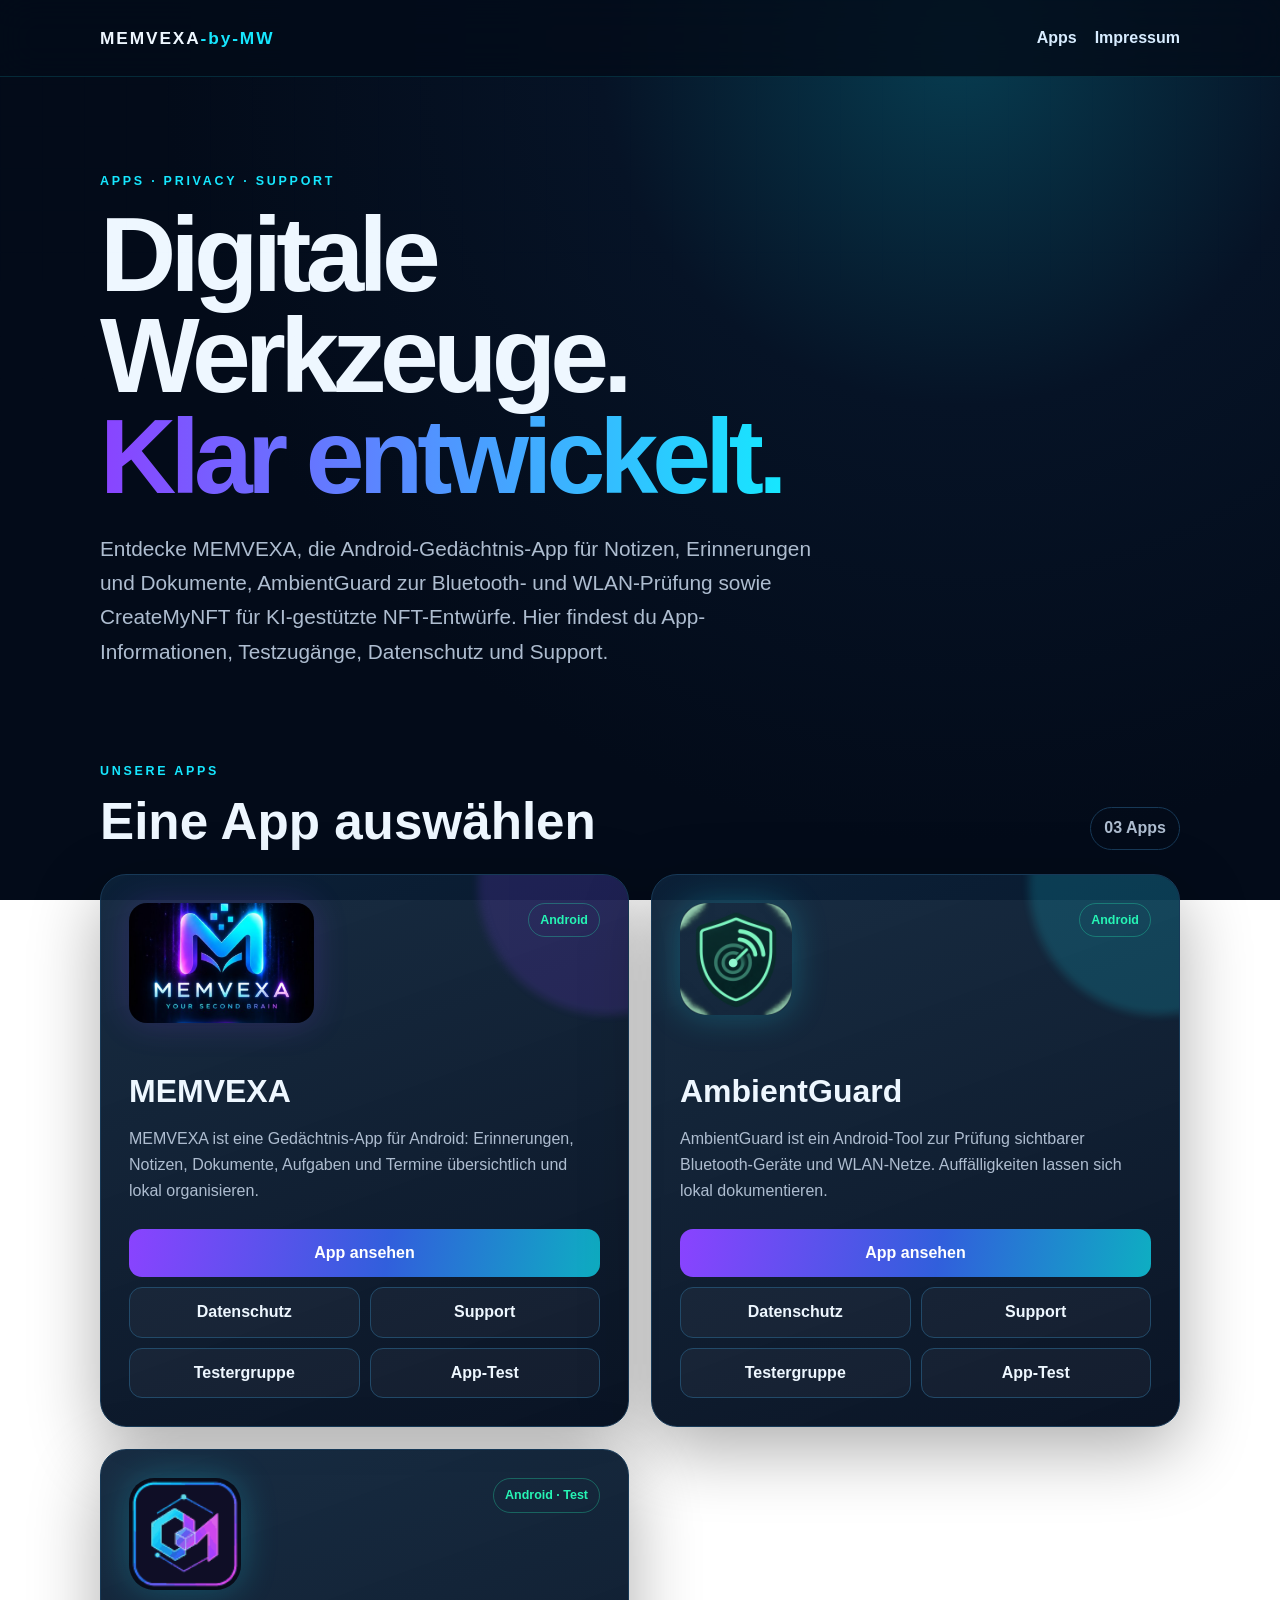
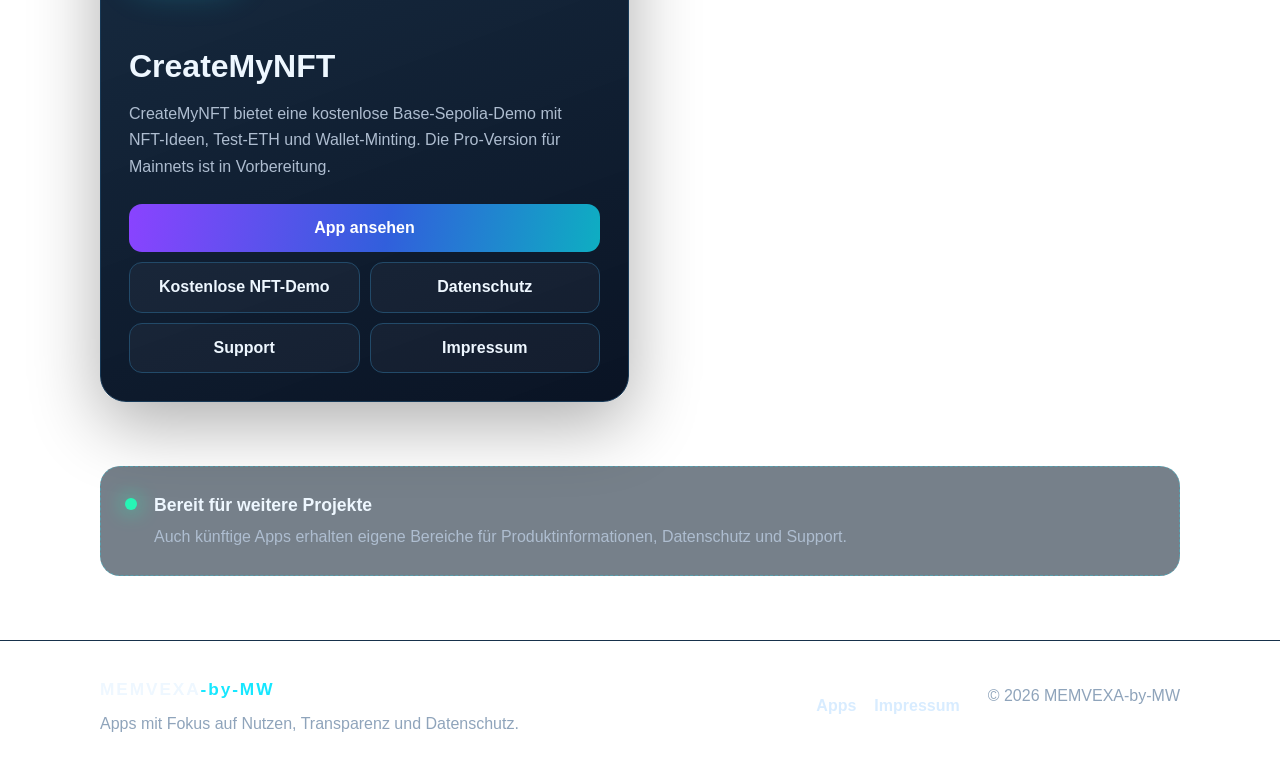
<file: index.html>
<!doctype html>
<html lang="de">
<head>
  <meta charset="utf-8">
  <meta name="viewport" content="width=device-width,initial-scale=1">
  <title>MEMVEXA-by-MW | Gedächtnis-App, AmbientGuard &amp; CreateMyNFT</title>
  <meta name="description" content="MEMVEXA-by-MW: MEMVEXA als Gedächtnis-App für Notizen und Dokumente, AmbientGuard für Bluetooth und WLAN sowie CreateMyNFT für KI-NFTs auf Android.">
  <meta name="robots" content="index, follow, max-image-preview:large">
  <meta name="theme-color" content="#030b19">
  <link rel="canonical" href="https://memvexa-by-mw.github.io/memvexa-website/">
  <link rel="icon" href="favicon.png">
  <link rel="stylesheet" href="styles.css">
  <link rel="sitemap" type="application/xml" href="https://memvexa-by-mw.github.io/memvexa-website/sitemap.xml">
  <meta property="og:type" content="website">
  <meta property="og:site_name" content="MEMVEXA-by-MW">
  <meta property="og:locale" content="de_DE">
  <meta property="og:title" content="MEMVEXA-by-MW | Gedächtnis-App, AmbientGuard &amp; CreateMyNFT">
  <meta property="og:description" content="MEMVEXA-by-MW: MEMVEXA als Gedächtnis-App für Notizen und Dokumente, AmbientGuard für Bluetooth und WLAN sowie CreateMyNFT für KI-NFTs auf Android.">
  <meta property="og:url" content="https://memvexa-by-mw.github.io/memvexa-website/">
  <meta property="og:image" content="https://memvexa-by-mw.github.io/memvexa-website/favicon.png">
  <meta property="og:image:type" content="image/png">
  <meta property="og:image:alt" content="MEMVEXA App-Symbol">
  <meta name="twitter:card" content="summary">
  <meta name="twitter:title" content="MEMVEXA-by-MW | Gedächtnis-App, AmbientGuard &amp; CreateMyNFT">
  <meta name="twitter:description" content="MEMVEXA-by-MW: MEMVEXA als Gedächtnis-App für Notizen und Dokumente, AmbientGuard für Bluetooth und WLAN sowie CreateMyNFT für KI-NFTs auf Android.">
  <meta name="twitter:image" content="https://memvexa-by-mw.github.io/memvexa-website/favicon.png">
  <meta name="twitter:image:alt" content="MEMVEXA App-Symbol">
  <script type="application/ld+json">
{
  "@context": "https://schema.org",
  "@graph": [
    {
      "@type": "CollectionPage",
      "@id": "https://memvexa-by-mw.github.io/memvexa-website/#webpage",
      "url": "https://memvexa-by-mw.github.io/memvexa-website/",
      "name": "MEMVEXA-by-MW | Gedächtnis-App, AmbientGuard & CreateMyNFT",
      "description": "MEMVEXA-by-MW: MEMVEXA als Gedächtnis-App für Notizen und Dokumente, AmbientGuard für Bluetooth und WLAN sowie CreateMyNFT für KI-NFTs auf Android.",
      "inLanguage": "de",
      "isPartOf": {
        "@id": "https://memvexa-by-mw.github.io/memvexa-website/#website"
      },
      "mainEntity": {
        "@id": "https://memvexa-by-mw.github.io/memvexa-website/#apps"
      }
    },
    {
      "@type": "WebSite",
      "@id": "https://memvexa-by-mw.github.io/memvexa-website/#website",
      "url": "https://memvexa-by-mw.github.io/memvexa-website/",
      "name": "MEMVEXA-by-MW",
      "inLanguage": "de",
      "publisher": {
        "@id": "https://memvexa-by-mw.github.io/memvexa-website/#publisher"
      }
    },
    {
      "@type": "Organization",
      "@id": "https://memvexa-by-mw.github.io/memvexa-website/#publisher",
      "name": "MEMVEXA-by-MW",
      "url": "https://memvexa-by-mw.github.io/memvexa-website/"
    },
    {
      "@type": "ItemList",
      "@id": "https://memvexa-by-mw.github.io/memvexa-website/#apps",
      "name": "Apps von MEMVEXA-by-MW",
      "itemListElement": [
        {
          "@type": "ListItem",
          "position": 1,
          "name": "MEMVEXA",
          "url": "https://memvexa-by-mw.github.io/memvexa-website/memvexa.html"
        },
        {
          "@type": "ListItem",
          "position": 2,
          "name": "AmbientGuard",
          "url": "https://memvexa-by-mw.github.io/memvexa-website/ambientguard.html"
        },
        {
          "@type": "ListItem",
          "position": 3,
          "name": "CreateMyNFT",
          "url": "https://memvexa-by-mw.github.io/memvexa-website/createmynft.html"
        }
      ]
    }
  ]
}
  </script>
</head>
<body>
<header><div class="wrap nav"><a class="brand" href="index.html">MEMVEXA<span>-by-MW</span></a><nav class="links" aria-label="Hauptnavigation"><a href="#apps">Apps</a><a href="imprint.html">Impressum</a></nav></div></header>
<main>
  <section class="wrap portal-hero"><p class="eyebrow">APPS · PRIVACY · SUPPORT</p><h1>Digitale Werkzeuge.<br><span class="grad">Klar entwickelt.</span></h1><p class="lead">Entdecke MEMVEXA, die Android-Gedächtnis-App für Notizen, Erinnerungen und Dokumente, AmbientGuard zur Bluetooth- und WLAN-Prüfung sowie CreateMyNFT für KI-gestützte NFT-Entwürfe. Hier findest du App-Informationen, Testzugänge, Datenschutz und Support.</p></section>
  <section id="apps" class="wrap app-section" aria-labelledby="apps-title">
    <div class="section-head"><div><p class="eyebrow">UNSERE APPS</p><h2 id="apps-title">Eine App auswählen</h2></div><span class="app-count">03 Apps</span></div>
    <div class="app-grid">
      <article class="app-card memvexa-card"><div class="app-top"><img class="app-logo wide" src="memvexa-brand.png" alt="MEMVEXA Logo"><span class="platform">Android</span></div><div class="app-copy"><h3>MEMVEXA</h3><p>MEMVEXA ist eine Gedächtnis-App für Android: Erinnerungen, Notizen, Dokumente, Aufgaben und Termine übersichtlich und lokal organisieren.</p></div><div class="button-grid"><a class="button primary" href="memvexa.html">App ansehen</a><a class="button" href="privacy.html">Datenschutz</a><a class="button" href="support.html">Support</a><a class="button" target="_blank" rel="noopener" href="https://groups.google.com/g/memvexa-closed-test/about">Testergruppe</a><a class="button" target="_blank" rel="noopener" href="https://play.google.com/apps/testing/de.recalldevelopment.memvexa">App-Test</a></div></article>
      <article class="app-card ambient-card"><div class="app-top"><img class="app-logo icon" src="ambientguard-icon.png" alt="AmbientGuard App-Symbol"><span class="platform">Android</span></div><div class="app-copy"><h3>AmbientGuard</h3><p>AmbientGuard ist ein Android-Tool zur Prüfung sichtbarer Bluetooth-Geräte und WLAN-Netze. Auffälligkeiten lassen sich lokal dokumentieren.</p></div><div class="button-grid"><a class="button primary" href="ambientguard.html">App ansehen</a><a class="button" href="ambientguard-privacy.html">Datenschutz</a><a class="button" href="ambientguard-support.html">Support</a><a class="button" target="_blank" rel="noopener" href="https://groups.google.com/g/ambientguard-test/about">Testergruppe</a><a class="button" target="_blank" rel="noopener" href="https://play.google.com/apps/testing/de.ambientguard.app">App-Test</a></div></article>
      <article class="app-card createmynft-card"><div class="app-top"><img class="app-logo icon" src="createmynft-icon.png" alt="CreateMyNFT App-Symbol"><span class="platform">Android · Test</span></div><div class="app-copy"><h3>CreateMyNFT</h3><p>CreateMyNFT bietet eine kostenlose Base-Sepolia-Demo mit NFT-Ideen, Test-ETH und Wallet-Minting. Die Pro-Version für Mainnets ist in Vorbereitung.</p></div><div class="button-grid"><a class="button primary" href="createmynft.html">App ansehen</a><a class="button" href="createmynft-kaufen.html">Kostenlose NFT-Demo</a><a class="button" href="createmynft-privacy.html">Datenschutz</a><a class="button" href="createmynft-support.html">Support</a><a class="button" href="imprint.html">Impressum</a></div></article>
    </div>
  </section>
  <section class="wrap future-note"><span class="pulse" aria-hidden="true"></span><div><h2>Bereit für weitere Projekte</h2><p>Auch künftige Apps erhalten eigene Bereiche für Produktinformationen, Datenschutz und Support.</p></div></section>
</main>
<footer><div class="wrap footer-inner"><div><a class="brand" href="index.html">MEMVEXA<span>-by-MW</span></a><p>Apps mit Fokus auf Nutzen, Transparenz und Datenschutz.</p></div><div class="links"><a href="index.html#apps">Apps</a><a href="imprint.html">Impressum</a></div><p>© 2026 MEMVEXA-by-MW</p></div></footer>
</body></html>
</file>
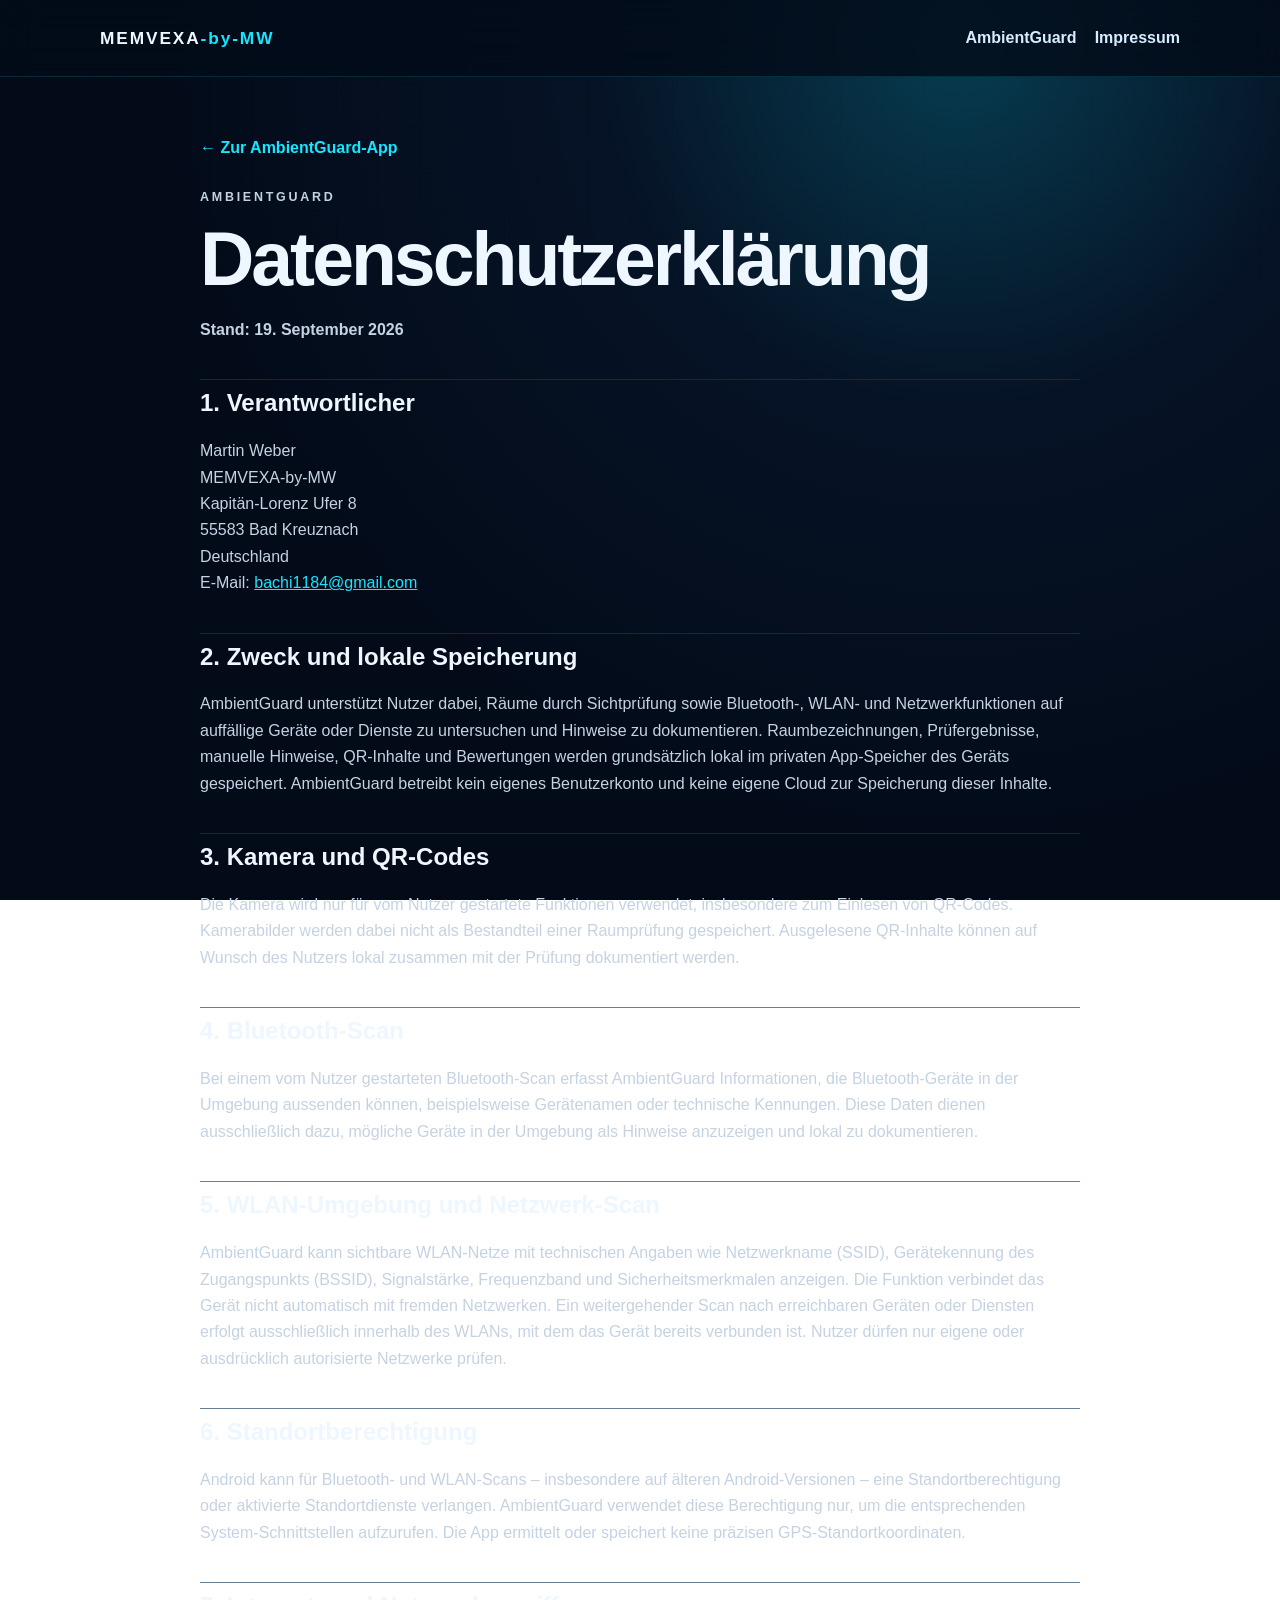
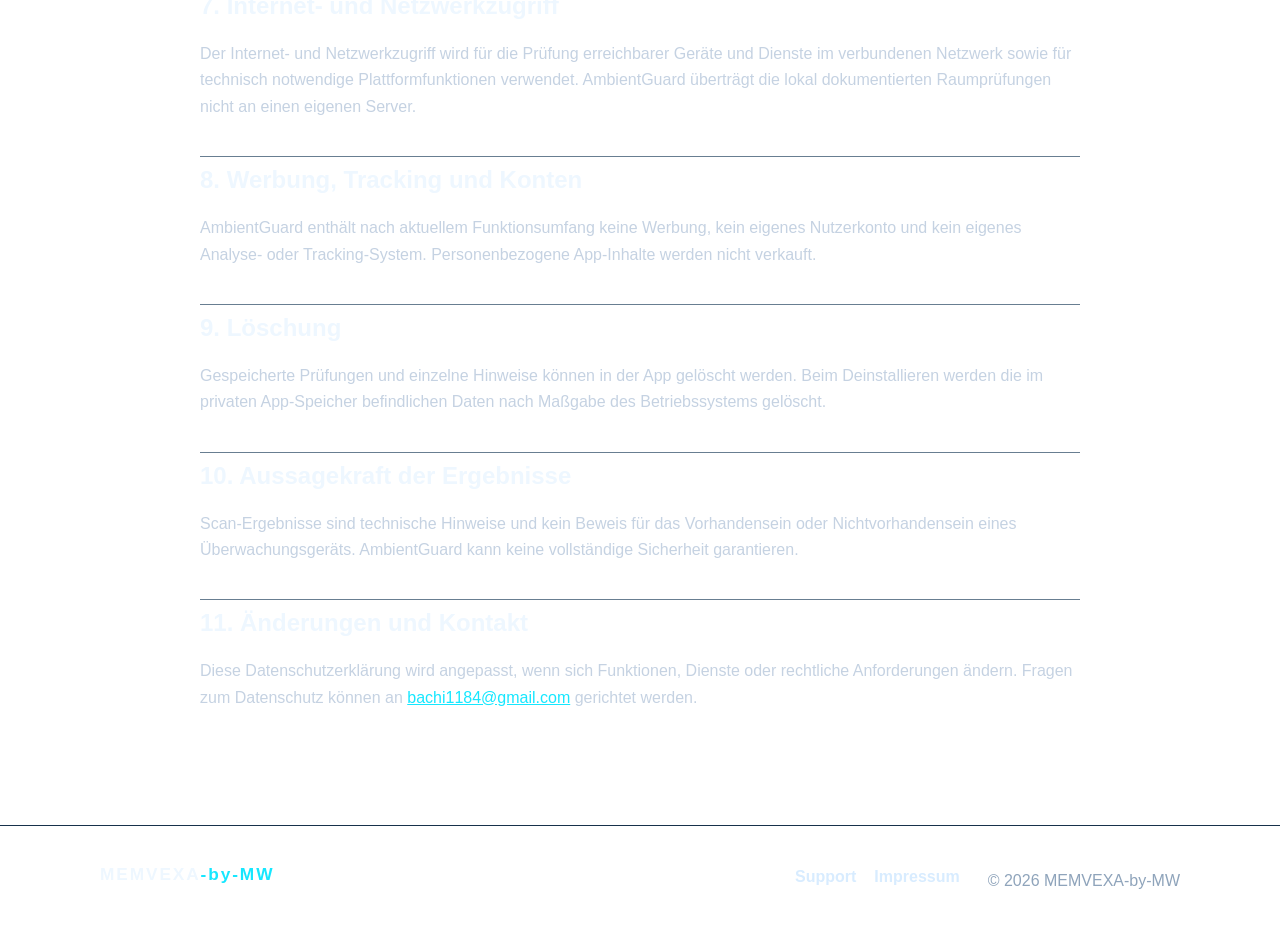
<file: ambientguard-privacy.html>
<!doctype html><html lang="de"><head>
  <meta charset="utf-8">
  <meta name="viewport" content="width=device-width,initial-scale=1">
  <title>AmbientGuard – Datenschutz | MEMVEXA-by-MW</title>
  <meta name="description" content="Datenschutzerklärung zu AmbientGuard: lokale Raumprüfungen, Bluetooth- und WLAN-Scans, Kamera, Berechtigungen, Speicherung und Löschung.">
  <meta name="robots" content="index, follow, max-image-preview:large">
  <meta name="theme-color" content="#030b19">
  <link rel="canonical" href="https://memvexa-by-mw.github.io/memvexa-website/ambientguard-privacy.html">
  <link rel="icon" href="favicon.png">
  <link rel="stylesheet" href="styles.css">
  <link rel="sitemap" type="application/xml" href="https://memvexa-by-mw.github.io/memvexa-website/sitemap.xml">
  <meta property="og:type" content="website">
  <meta property="og:site_name" content="MEMVEXA-by-MW">
  <meta property="og:locale" content="de_DE">
  <meta property="og:title" content="AmbientGuard – Datenschutz | MEMVEXA-by-MW">
  <meta property="og:description" content="Datenschutzerklärung zu AmbientGuard: lokale Raumprüfungen, Bluetooth- und WLAN-Scans, Kamera, Berechtigungen, Speicherung und Löschung.">
  <meta property="og:url" content="https://memvexa-by-mw.github.io/memvexa-website/ambientguard-privacy.html">
  <meta property="og:image" content="https://memvexa-by-mw.github.io/memvexa-website/ambientguard-icon.png">
  <meta property="og:image:type" content="image/png">
  <meta property="og:image:alt" content="AmbientGuard App-Symbol">
  <meta name="twitter:card" content="summary">
  <meta name="twitter:title" content="AmbientGuard – Datenschutz | MEMVEXA-by-MW">
  <meta name="twitter:description" content="Datenschutzerklärung zu AmbientGuard: lokale Raumprüfungen, Bluetooth- und WLAN-Scans, Kamera, Berechtigungen, Speicherung und Löschung.">
  <meta name="twitter:image" content="https://memvexa-by-mw.github.io/memvexa-website/ambientguard-icon.png">
  <meta name="twitter:image:alt" content="AmbientGuard App-Symbol">
  <script type="application/ld+json">
{
  "@context": "https://schema.org",
  "@graph": [
    {
      "@type": "WebPage",
      "@id": "https://memvexa-by-mw.github.io/memvexa-website/ambientguard-privacy.html#webpage",
      "url": "https://memvexa-by-mw.github.io/memvexa-website/ambientguard-privacy.html",
      "name": "AmbientGuard – Datenschutz | MEMVEXA-by-MW",
      "description": "Datenschutzerklärung zu AmbientGuard: lokale Raumprüfungen, Bluetooth- und WLAN-Scans, Kamera, Berechtigungen, Speicherung und Löschung.",
      "inLanguage": "de",
      "isPartOf": {
        "@id": "https://memvexa-by-mw.github.io/memvexa-website/#website"
      }
    }
  ]
}
  </script>
</head><body><header><div class="wrap nav"><a class="brand" href="index.html">MEMVEXA<span>-by-MW</span></a><nav class="links"><a href="ambientguard.html">AmbientGuard</a><a href="imprint.html">Impressum</a></nav></div></header>
<main class="wrap page legal"><a class="back-link" href="ambientguard.html">← Zur AmbientGuard-App</a><p class="eyebrow">AMBIENTGUARD</p><h1>Datenschutzerklärung</h1><p><strong>Stand: 19. September 2026</strong></p>
<h2>1. Verantwortlicher</h2><p>Martin Weber<br>MEMVEXA-by-MW<br>Kapitän-Lorenz Ufer 8<br>55583 Bad Kreuznach<br>Deutschland<br>E-Mail: <a href="mailto:bachi1184@gmail.com">bachi1184@gmail.com</a></p>
<h2>2. Zweck und lokale Speicherung</h2><p>AmbientGuard unterstützt Nutzer dabei, Räume durch Sichtprüfung sowie Bluetooth-, WLAN- und Netzwerkfunktionen auf auffällige Geräte oder Dienste zu untersuchen und Hinweise zu dokumentieren. Raumbezeichnungen, Prüfergebnisse, manuelle Hinweise, QR-Inhalte und Bewertungen werden grundsätzlich lokal im privaten App-Speicher des Geräts gespeichert. AmbientGuard betreibt kein eigenes Benutzerkonto und keine eigene Cloud zur Speicherung dieser Inhalte.</p>
<h2>3. Kamera und QR-Codes</h2><p>Die Kamera wird nur für vom Nutzer gestartete Funktionen verwendet, insbesondere zum Einlesen von QR-Codes. Kamerabilder werden dabei nicht als Bestandteil einer Raumprüfung gespeichert. Ausgelesene QR-Inhalte können auf Wunsch des Nutzers lokal zusammen mit der Prüfung dokumentiert werden.</p>
<h2>4. Bluetooth-Scan</h2><p>Bei einem vom Nutzer gestarteten Bluetooth-Scan erfasst AmbientGuard Informationen, die Bluetooth-Geräte in der Umgebung aussenden können, beispielsweise Gerätenamen oder technische Kennungen. Diese Daten dienen ausschließlich dazu, mögliche Geräte in der Umgebung als Hinweise anzuzeigen und lokal zu dokumentieren.</p>
<h2>5. WLAN-Umgebung und Netzwerk-Scan</h2><p>AmbientGuard kann sichtbare WLAN-Netze mit technischen Angaben wie Netzwerkname (SSID), Gerätekennung des Zugangspunkts (BSSID), Signalstärke, Frequenzband und Sicherheitsmerkmalen anzeigen. Die Funktion verbindet das Gerät nicht automatisch mit fremden Netzwerken. Ein weitergehender Scan nach erreichbaren Geräten oder Diensten erfolgt ausschließlich innerhalb des WLANs, mit dem das Gerät bereits verbunden ist. Nutzer dürfen nur eigene oder ausdrücklich autorisierte Netzwerke prüfen.</p>
<h2>6. Standortberechtigung</h2><p>Android kann für Bluetooth- und WLAN-Scans – insbesondere auf älteren Android-Versionen – eine Standortberechtigung oder aktivierte Standortdienste verlangen. AmbientGuard verwendet diese Berechtigung nur, um die entsprechenden System-Schnittstellen aufzurufen. Die App ermittelt oder speichert keine präzisen GPS-Standortkoordinaten.</p>
<h2>7. Internet- und Netzwerkzugriff</h2><p>Der Internet- und Netzwerkzugriff wird für die Prüfung erreichbarer Geräte und Dienste im verbundenen Netzwerk sowie für technisch notwendige Plattformfunktionen verwendet. AmbientGuard überträgt die lokal dokumentierten Raumprüfungen nicht an einen eigenen Server.</p>
<h2>8. Werbung, Tracking und Konten</h2><p>AmbientGuard enthält nach aktuellem Funktionsumfang keine Werbung, kein eigenes Nutzerkonto und kein eigenes Analyse- oder Tracking-System. Personenbezogene App-Inhalte werden nicht verkauft.</p>
<h2>9. Löschung</h2><p>Gespeicherte Prüfungen und einzelne Hinweise können in der App gelöscht werden. Beim Deinstallieren werden die im privaten App-Speicher befindlichen Daten nach Maßgabe des Betriebssystems gelöscht.</p>
<h2>10. Aussagekraft der Ergebnisse</h2><p>Scan-Ergebnisse sind technische Hinweise und kein Beweis für das Vorhandensein oder Nichtvorhandensein eines Überwachungsgeräts. AmbientGuard kann keine vollständige Sicherheit garantieren.</p>
<h2>11. Änderungen und Kontakt</h2><p>Diese Datenschutzerklärung wird angepasst, wenn sich Funktionen, Dienste oder rechtliche Anforderungen ändern. Fragen zum Datenschutz können an <a href="mailto:bachi1184@gmail.com">bachi1184@gmail.com</a> gerichtet werden.</p></main><footer><div class="wrap footer-inner"><a class="brand" href="index.html">MEMVEXA<span>-by-MW</span></a><div class="links"><a href="ambientguard-support.html">Support</a><a href="imprint.html">Impressum</a></div><p>© 2026 MEMVEXA-by-MW</p></div></footer></body></html>
</file>
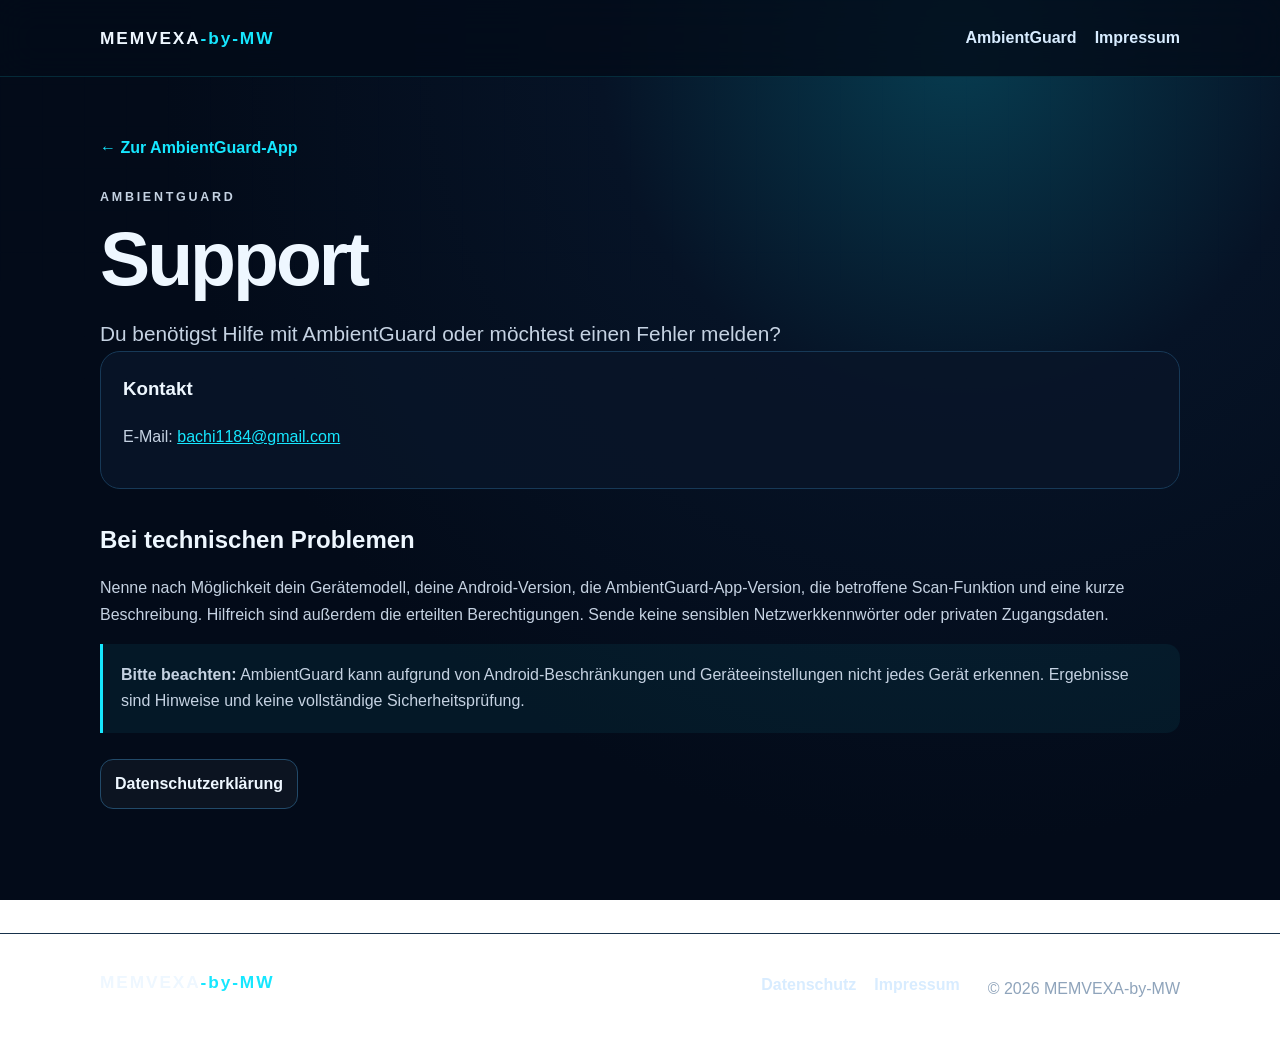
<file: ambientguard-support.html>
<!doctype html><html lang="de"><head>
  <meta charset="utf-8">
  <meta name="viewport" content="width=device-width,initial-scale=1">
  <title>AmbientGuard – Hilfe &amp; Support | MEMVEXA-by-MW</title>
  <meta name="description" content="Hilfe zur AmbientGuard-App für Android: Fragen zu Scan-Funktionen, Berechtigungen und technischen Problemen an den Support von MEMVEXA-by-MW.">
  <meta name="robots" content="index, follow, max-image-preview:large">
  <meta name="theme-color" content="#030b19">
  <link rel="canonical" href="https://memvexa-by-mw.github.io/memvexa-website/ambientguard-support.html">
  <link rel="icon" href="favicon.png">
  <link rel="stylesheet" href="styles.css">
  <link rel="sitemap" type="application/xml" href="https://memvexa-by-mw.github.io/memvexa-website/sitemap.xml">
  <meta property="og:type" content="website">
  <meta property="og:site_name" content="MEMVEXA-by-MW">
  <meta property="og:locale" content="de_DE">
  <meta property="og:title" content="AmbientGuard – Hilfe &amp; Support | MEMVEXA-by-MW">
  <meta property="og:description" content="Hilfe zur AmbientGuard-App für Android: Fragen zu Scan-Funktionen, Berechtigungen und technischen Problemen an den Support von MEMVEXA-by-MW.">
  <meta property="og:url" content="https://memvexa-by-mw.github.io/memvexa-website/ambientguard-support.html">
  <meta property="og:image" content="https://memvexa-by-mw.github.io/memvexa-website/ambientguard-icon.png">
  <meta property="og:image:type" content="image/png">
  <meta property="og:image:alt" content="AmbientGuard App-Symbol">
  <meta name="twitter:card" content="summary">
  <meta name="twitter:title" content="AmbientGuard – Hilfe &amp; Support | MEMVEXA-by-MW">
  <meta name="twitter:description" content="Hilfe zur AmbientGuard-App für Android: Fragen zu Scan-Funktionen, Berechtigungen und technischen Problemen an den Support von MEMVEXA-by-MW.">
  <meta name="twitter:image" content="https://memvexa-by-mw.github.io/memvexa-website/ambientguard-icon.png">
  <meta name="twitter:image:alt" content="AmbientGuard App-Symbol">
  <script type="application/ld+json">
{
  "@context": "https://schema.org",
  "@graph": [
    {
      "@type": "WebPage",
      "@id": "https://memvexa-by-mw.github.io/memvexa-website/ambientguard-support.html#webpage",
      "url": "https://memvexa-by-mw.github.io/memvexa-website/ambientguard-support.html",
      "name": "AmbientGuard – Hilfe & Support | MEMVEXA-by-MW",
      "description": "Hilfe zur AmbientGuard-App für Android: Fragen zu Scan-Funktionen, Berechtigungen und technischen Problemen an den Support von MEMVEXA-by-MW.",
      "inLanguage": "de",
      "isPartOf": {
        "@id": "https://memvexa-by-mw.github.io/memvexa-website/#website"
      }
    }
  ]
}
  </script>
</head><body><header><div class="wrap nav"><a class="brand" href="index.html">MEMVEXA<span>-by-MW</span></a><nav class="links"><a href="ambientguard.html">AmbientGuard</a><a href="imprint.html">Impressum</a></nav></div></header><main class="wrap page"><a class="back-link" href="ambientguard.html">← Zur AmbientGuard-App</a><p class="eyebrow">AMBIENTGUARD</p><h1>Support</h1><p class="lead">Du benötigst Hilfe mit AmbientGuard oder möchtest einen Fehler melden?</p><div class="card"><h3>Kontakt</h3><p>E-Mail: <a href="mailto:bachi1184@gmail.com?subject=AmbientGuard%20Support">bachi1184@gmail.com</a></p></div><h2>Bei technischen Problemen</h2><p>Nenne nach Möglichkeit dein Gerätemodell, deine Android-Version, die AmbientGuard-App-Version, die betroffene Scan-Funktion und eine kurze Beschreibung. Hilfreich sind außerdem die erteilten Berechtigungen. Sende keine sensiblen Netzwerkkennwörter oder privaten Zugangsdaten.</p><p class="notice"><strong>Bitte beachten:</strong> AmbientGuard kann aufgrund von Android-Beschränkungen und Geräteeinstellungen nicht jedes Gerät erkennen. Ergebnisse sind Hinweise und keine vollständige Sicherheitsprüfung.</p><div class="detail-actions"><a class="button" href="ambientguard-privacy.html">Datenschutzerklärung</a></div></main><footer><div class="wrap footer-inner"><a class="brand" href="index.html">MEMVEXA<span>-by-MW</span></a><div class="links"><a href="ambientguard-privacy.html">Datenschutz</a><a href="imprint.html">Impressum</a></div><p>© 2026 MEMVEXA-by-MW</p></div></footer></body></html>
</file>
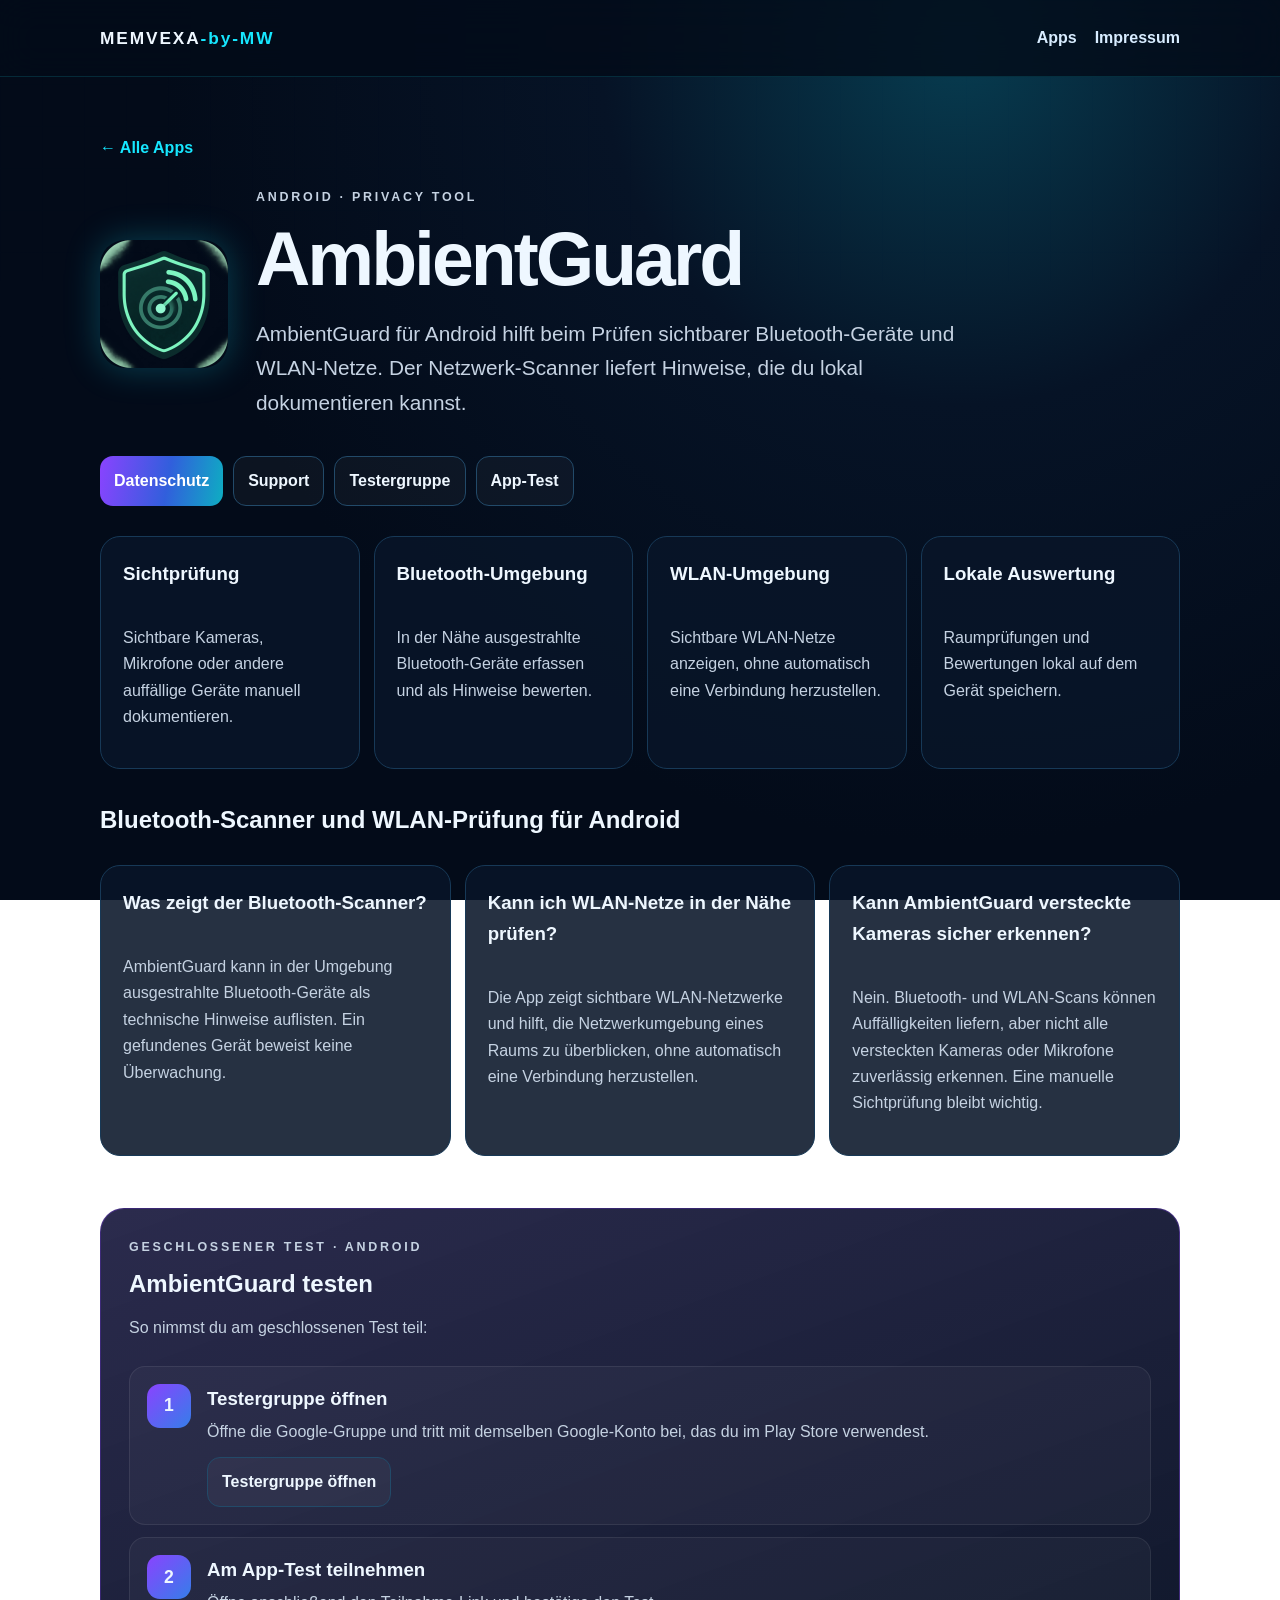
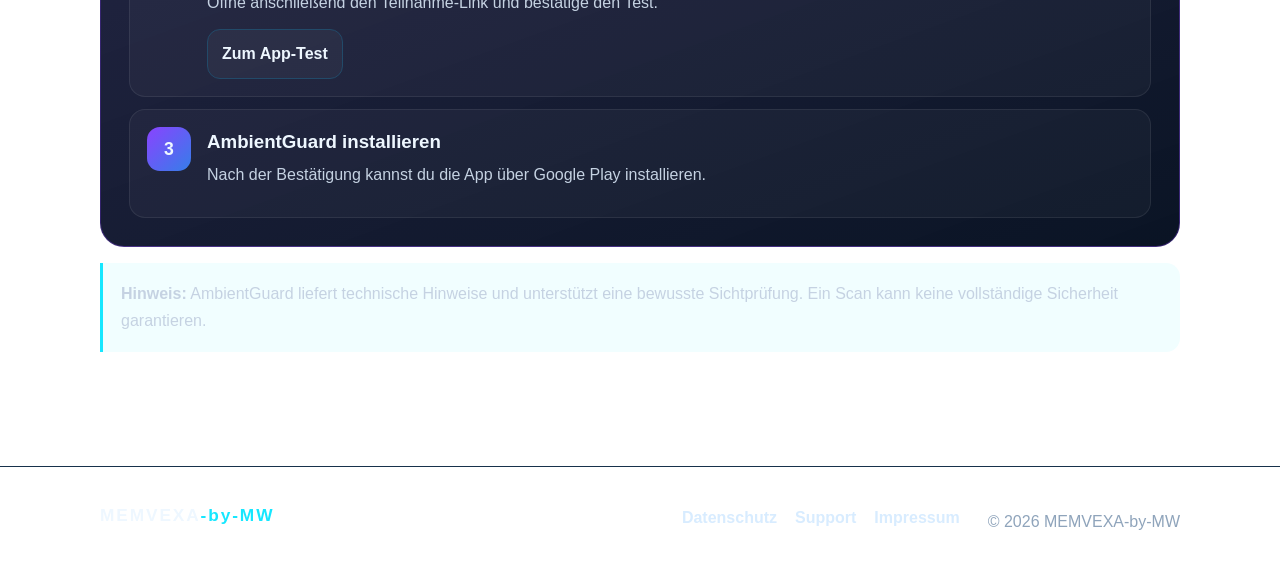
<file: ambientguard.html>
<!doctype html>
<html lang="de">
<head>
  <meta charset="utf-8">
  <meta name="viewport" content="width=device-width,initial-scale=1">
  <title>AmbientGuard – Bluetooth &amp; WLAN prüfen | MEMVEXA-by-MW</title>
  <meta name="description" content="AmbientGuard für Android: Bluetooth-Geräte und sichtbare WLAN-Netze prüfen, Auffälligkeiten lokal dokumentieren und die Datenschutz-App im Test entdecken.">
  <meta name="robots" content="index, follow, max-image-preview:large">
  <meta name="theme-color" content="#030b19">
  <link rel="canonical" href="https://memvexa-by-mw.github.io/memvexa-website/ambientguard.html">
  <link rel="icon" href="favicon.png">
  <link rel="stylesheet" href="styles.css">
  <link rel="sitemap" type="application/xml" href="https://memvexa-by-mw.github.io/memvexa-website/sitemap.xml">
  <meta property="og:type" content="website">
  <meta property="og:site_name" content="MEMVEXA-by-MW">
  <meta property="og:locale" content="de_DE">
  <meta property="og:title" content="AmbientGuard – Bluetooth &amp; WLAN prüfen | MEMVEXA-by-MW">
  <meta property="og:description" content="AmbientGuard für Android: Bluetooth-Geräte und sichtbare WLAN-Netze prüfen, Auffälligkeiten lokal dokumentieren und die Datenschutz-App im Test entdecken.">
  <meta property="og:url" content="https://memvexa-by-mw.github.io/memvexa-website/ambientguard.html">
  <meta property="og:image" content="https://memvexa-by-mw.github.io/memvexa-website/ambientguard-icon.png">
  <meta property="og:image:type" content="image/png">
  <meta property="og:image:alt" content="AmbientGuard App-Symbol">
  <meta name="twitter:card" content="summary">
  <meta name="twitter:title" content="AmbientGuard – Bluetooth &amp; WLAN prüfen | MEMVEXA-by-MW">
  <meta name="twitter:description" content="AmbientGuard für Android: Bluetooth-Geräte und sichtbare WLAN-Netze prüfen, Auffälligkeiten lokal dokumentieren und die Datenschutz-App im Test entdecken.">
  <meta name="twitter:image" content="https://memvexa-by-mw.github.io/memvexa-website/ambientguard-icon.png">
  <meta name="twitter:image:alt" content="AmbientGuard App-Symbol">
  <script type="application/ld+json">
{
  "@context": "https://schema.org",
  "@graph": [
    {
      "@type": "WebPage",
      "@id": "https://memvexa-by-mw.github.io/memvexa-website/ambientguard.html#webpage",
      "url": "https://memvexa-by-mw.github.io/memvexa-website/ambientguard.html",
      "name": "AmbientGuard – Bluetooth & WLAN prüfen | MEMVEXA-by-MW",
      "description": "AmbientGuard für Android: Bluetooth-Geräte und sichtbare WLAN-Netze prüfen, Auffälligkeiten lokal dokumentieren und die Datenschutz-App im Test entdecken.",
      "inLanguage": "de",
      "isPartOf": {
        "@id": "https://memvexa-by-mw.github.io/memvexa-website/#website"
      },
      "mainEntity": {
        "@id": "https://memvexa-by-mw.github.io/memvexa-website/ambientguard.html#app"
      }
    },
    {
      "@type": "SoftwareApplication",
      "@id": "https://memvexa-by-mw.github.io/memvexa-website/ambientguard.html#app",
      "name": "AmbientGuard",
      "url": "https://memvexa-by-mw.github.io/memvexa-website/ambientguard.html",
      "description": "AmbientGuard für Android: Bluetooth-Geräte und sichtbare WLAN-Netze prüfen, Auffälligkeiten lokal dokumentieren und die Datenschutz-App im Test entdecken.",
      "operatingSystem": "Android",
      "applicationCategory": "UtilitiesApplication",
      "image": "https://memvexa-by-mw.github.io/memvexa-website/ambientguard-icon.png",
      "publisher": {
        "@type": "Organization",
        "name": "MEMVEXA-by-MW",
        "url": "https://memvexa-by-mw.github.io/memvexa-website/"
      }
    }
  ]
}
  </script>
</head>
<body>
<header><div class="wrap nav"><a class="brand" href="index.html">MEMVEXA<span>-by-MW</span></a><nav class="links"><a href="index.html#apps">Apps</a><a href="imprint.html">Impressum</a></nav></div></header>
<main class="wrap page">
  <a class="back-link" href="index.html#apps">← Alle Apps</a>
  <section class="detail-hero"><img class="app-logo icon" src="ambientguard-icon.png" alt="AmbientGuard App-Symbol"><div><p class="eyebrow">ANDROID · PRIVACY TOOL</p><h1>AmbientGuard</h1><p class="lead">AmbientGuard für Android hilft beim Prüfen sichtbarer Bluetooth-Geräte und WLAN-Netze. Der Netzwerk-Scanner liefert Hinweise, die du lokal dokumentieren kannst.</p></div></section>
  <div class="detail-actions"><a class="button primary" href="ambientguard-privacy.html">Datenschutz</a><a class="button" href="ambientguard-support.html">Support</a><a class="button" href="https://groups.google.com/g/ambientguard-test/about" target="_blank" rel="noopener">Testergruppe</a><a class="button" href="https://play.google.com/apps/testing/de.ambientguard.app" target="_blank" rel="noopener">App-Test</a></div>
  <section class="feature-grid"><div class="card"><h3>Sichtprüfung</h3><p>Sichtbare Kameras, Mikrofone oder andere auffällige Geräte manuell dokumentieren.</p></div><div class="card"><h3>Bluetooth-Umgebung</h3><p>In der Nähe ausgestrahlte Bluetooth-Geräte erfassen und als Hinweise bewerten.</p></div><div class="card"><h3>WLAN-Umgebung</h3><p>Sichtbare WLAN-Netze anzeigen, ohne automatisch eine Verbindung herzustellen.</p></div><div class="card"><h3>Lokale Auswertung</h3><p>Raumprüfungen und Bewertungen lokal auf dem Gerät speichern.</p></div></section>
  <section aria-labelledby="ambientguard-suche">
    <h2 id="ambientguard-suche">Bluetooth-Scanner und WLAN-Prüfung für Android</h2>
    <div class="feature-grid">
      <div class="card"><h3>Was zeigt der Bluetooth-Scanner?</h3><p>AmbientGuard kann in der Umgebung ausgestrahlte Bluetooth-Geräte als technische Hinweise auflisten. Ein gefundenes Gerät beweist keine Überwachung.</p></div>
      <div class="card"><h3>Kann ich WLAN-Netze in der Nähe prüfen?</h3><p>Die App zeigt sichtbare WLAN-Netzwerke und hilft, die Netzwerkumgebung eines Raums zu überblicken, ohne automatisch eine Verbindung herzustellen.</p></div>
      <div class="card"><h3>Kann AmbientGuard versteckte Kameras sicher erkennen?</h3><p>Nein. Bluetooth- und WLAN-Scans können Auffälligkeiten liefern, aber nicht alle versteckten Kameras oder Mikrofone zuverlässig erkennen. Eine manuelle Sichtprüfung bleibt wichtig.</p></div>
    </div>
  </section>
  <section class="tester-section"><p class="eyebrow">GESCHLOSSENER TEST · ANDROID</p><h2>AmbientGuard testen</h2><p>So nimmst du am geschlossenen Test teil:</p><div class="steps"><div class="step"><strong>1</strong><div><h3>Testergruppe öffnen</h3><p>Öffne die Google-Gruppe und tritt mit demselben Google-Konto bei, das du im Play Store verwendest.</p><a class="button" target="_blank" rel="noopener" href="https://groups.google.com/g/ambientguard-test/about">Testergruppe öffnen</a></div></div><div class="step"><strong>2</strong><div><h3>Am App-Test teilnehmen</h3><p>Öffne anschließend den Teilnahme-Link und bestätige den Test.</p><a class="button" target="_blank" rel="noopener" href="https://play.google.com/apps/testing/de.ambientguard.app">Zum App-Test</a></div></div><div class="step"><strong>3</strong><div><h3>AmbientGuard installieren</h3><p>Nach der Bestätigung kannst du die App über Google Play installieren.</p></div></div></div></section>
  <p class="notice"><strong>Hinweis:</strong> AmbientGuard liefert technische Hinweise und unterstützt eine bewusste Sichtprüfung. Ein Scan kann keine vollständige Sicherheit garantieren.</p>
</main>
<footer><div class="wrap footer-inner"><a class="brand" href="index.html">MEMVEXA<span>-by-MW</span></a><div class="links"><a href="ambientguard-privacy.html">Datenschutz</a><a href="ambientguard-support.html">Support</a><a href="imprint.html">Impressum</a></div><p>© 2026 MEMVEXA-by-MW</p></div></footer>
</body>
</html>
</file>
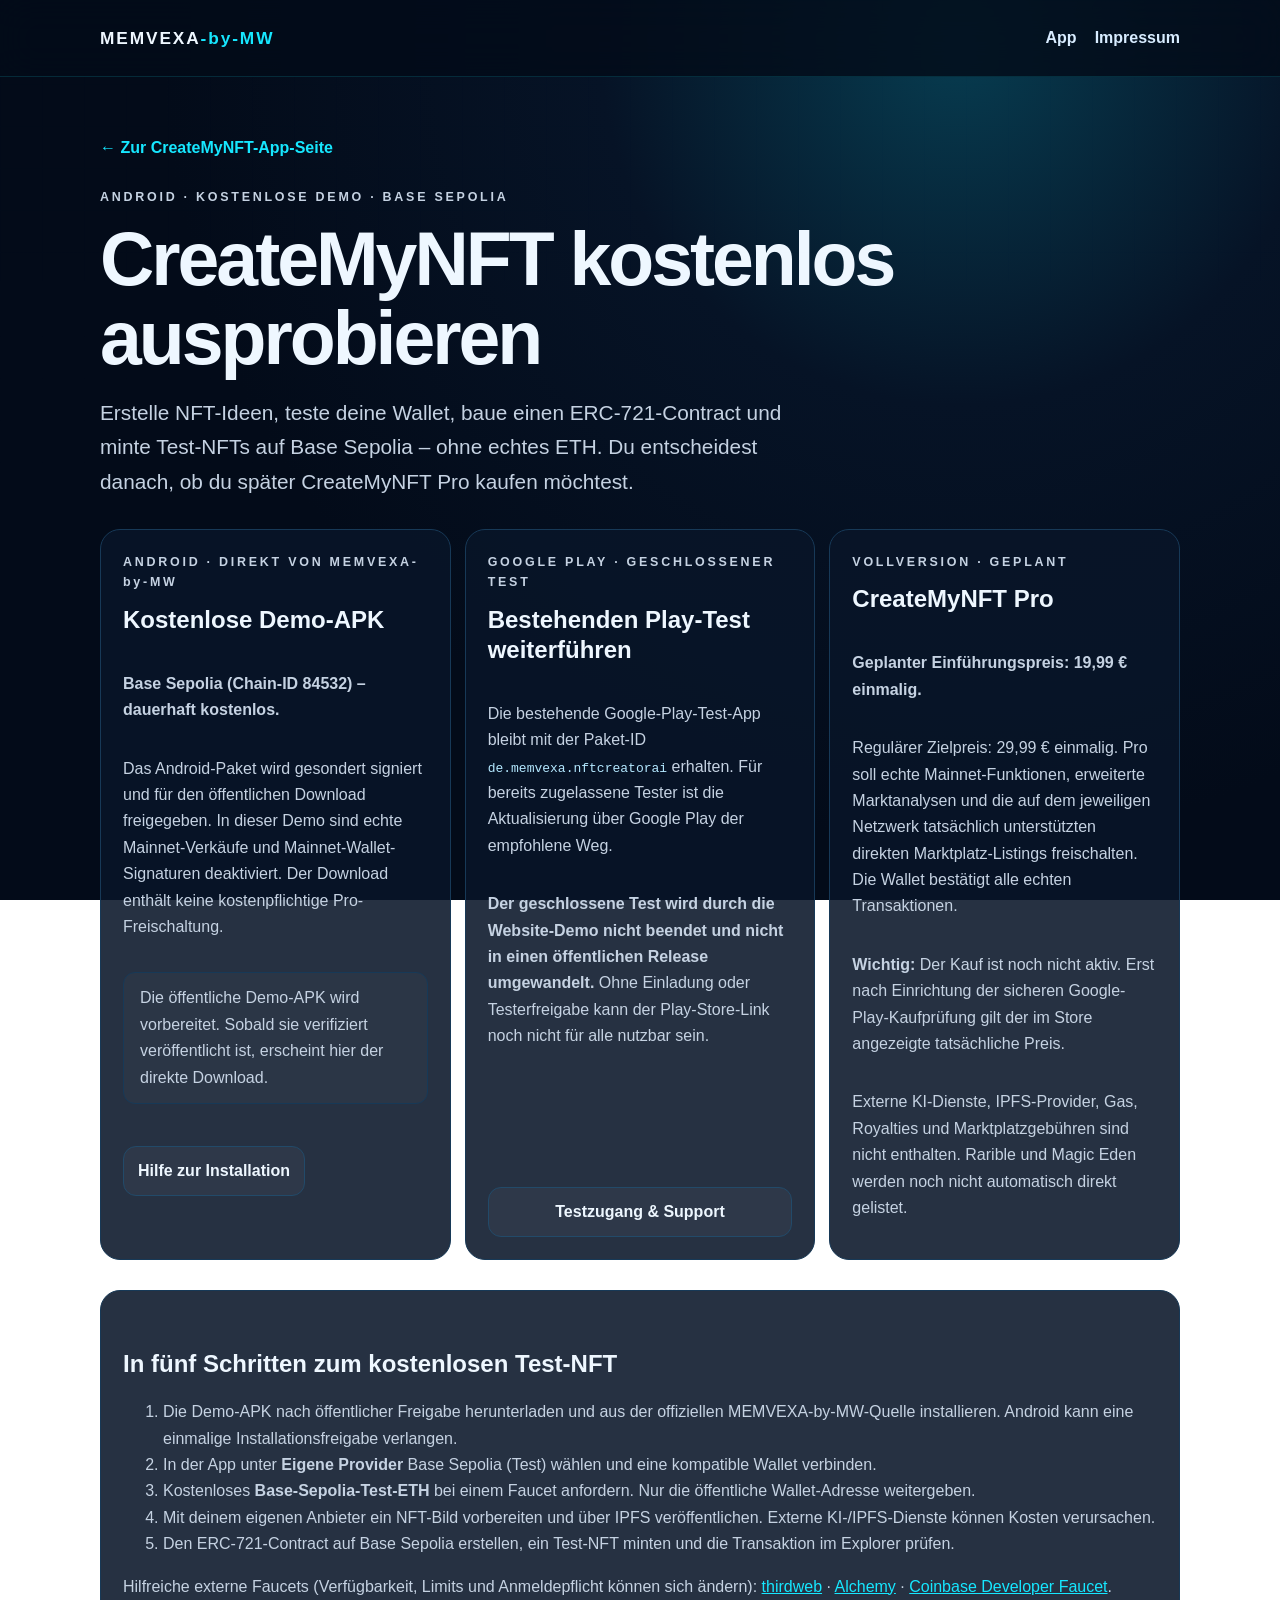
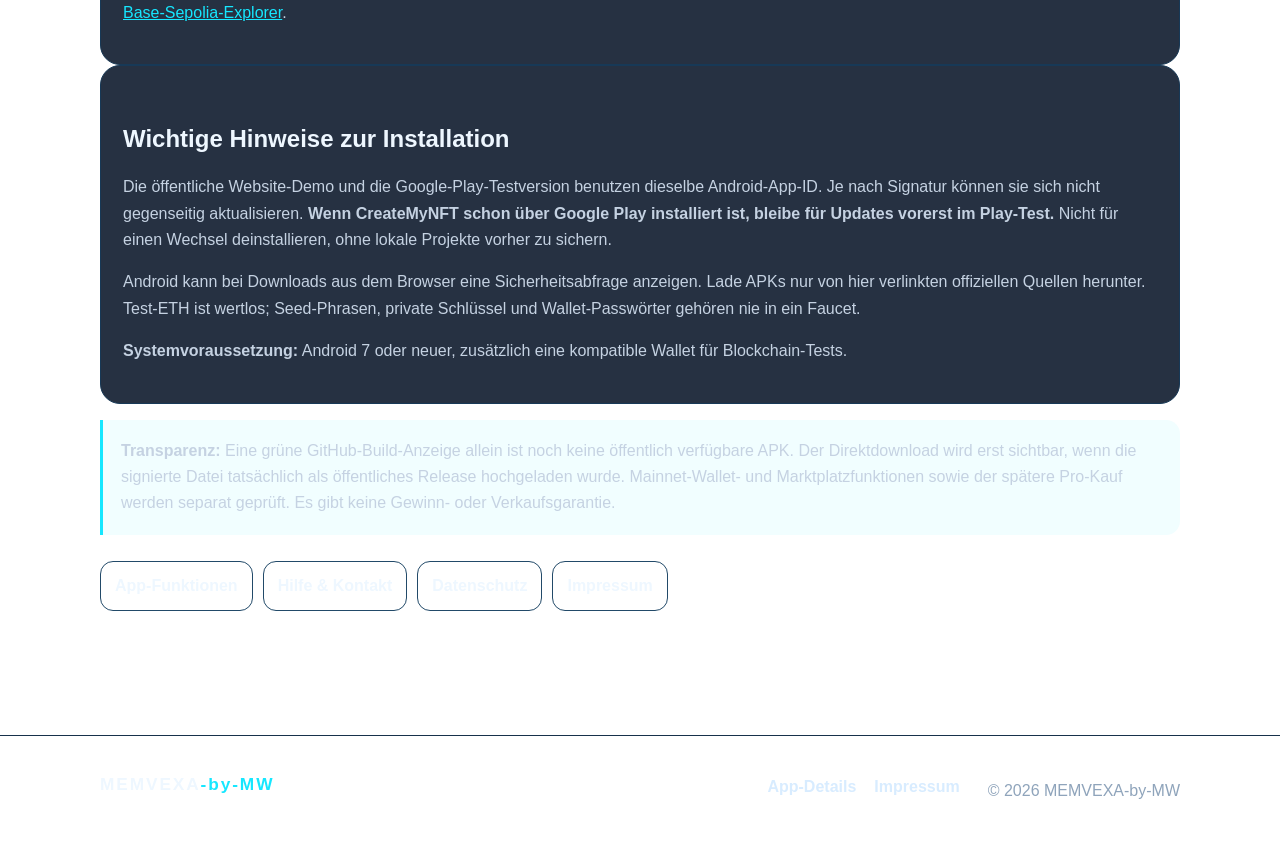
<file: createmynft-kaufen.html>
<!doctype html>
<html lang="de">
<head>
  <meta charset="utf-8">
  <meta name="viewport" content="width=device-width,initial-scale=1">
  <title>CreateMyNFT – kostenlose Android-Demo &amp; Pro | MEMVEXA-by-MW</title>
  <meta name="description" content="CreateMyNFT: kostenlose Base-Sepolia-Demo für Android mit Faucet-Hilfe. Erfahre mehr über den bestehenden Google-Play-Test und den geplanten einmaligen Pro-Kauf.">
  <meta name="robots" content="index, follow, max-image-preview:large">
  <meta name="theme-color" content="#030b19">
  <link rel="canonical" href="https://memvexa-by-mw.github.io/memvexa-website/createmynft-kaufen.html">
  <link rel="icon" href="createmynft-icon.png" type="image/png">
  <link rel="stylesheet" href="styles.css">
  <link rel="sitemap" type="application/xml" href="https://memvexa-by-mw.github.io/memvexa-website/sitemap.xml">
  <meta property="og:type" content="website">
  <meta property="og:site_name" content="MEMVEXA-by-MW">
  <meta property="og:locale" content="de_DE">
  <meta property="og:title" content="CreateMyNFT – kostenlose Android-Demo &amp; Pro | MEMVEXA-by-MW">
  <meta property="og:description" content="CreateMyNFT: kostenlose Base-Sepolia-Demo für Android mit Faucet-Hilfe. Erfahre mehr über den bestehenden Google-Play-Test und den geplanten einmaligen Pro-Kauf.">
  <meta property="og:url" content="https://memvexa-by-mw.github.io/memvexa-website/createmynft-kaufen.html">
  <meta property="og:image" content="https://memvexa-by-mw.github.io/memvexa-website/createmynft-icon.png">
  <meta property="og:image:type" content="image/png">
  <meta property="og:image:alt" content="CreateMyNFT App-Symbol">
  <meta name="twitter:card" content="summary">
  <meta name="twitter:title" content="CreateMyNFT – kostenlose Android-Demo &amp; Pro | MEMVEXA-by-MW">
  <meta name="twitter:description" content="CreateMyNFT: kostenlose Base-Sepolia-Demo für Android mit Faucet-Hilfe. Erfahre mehr über den bestehenden Google-Play-Test und den geplanten einmaligen Pro-Kauf.">
  <meta name="twitter:image" content="https://memvexa-by-mw.github.io/memvexa-website/createmynft-icon.png">
  <meta name="twitter:image:alt" content="CreateMyNFT App-Symbol">
  <script type="application/ld+json">
{
  "@context": "https://schema.org",
  "@graph": [
    {
      "@type": "WebPage",
      "@id": "https://memvexa-by-mw.github.io/memvexa-website/createmynft-kaufen.html#webpage",
      "url": "https://memvexa-by-mw.github.io/memvexa-website/createmynft-kaufen.html",
      "name": "CreateMyNFT – kostenlose Android-Demo & Pro | MEMVEXA-by-MW",
      "description": "CreateMyNFT: kostenlose Base-Sepolia-Demo für Android mit Faucet-Hilfe. Erfahre mehr über den bestehenden Google-Play-Test und den geplanten einmaligen Pro-Kauf.",
      "inLanguage": "de",
      "isPartOf": {
        "@id": "https://memvexa-by-mw.github.io/memvexa-website/#website"
      }
    }
  ]
}
  </script>
</head>
<body>
<header><div class="wrap nav"><a class="brand" href="index.html">MEMVEXA<span>-by-MW</span></a><nav class="links" aria-label="Hauptnavigation"><a href="createmynft.html">App</a><a href="imprint.html">Impressum</a></nav></div></header>
<main class="wrap page">
  <a class="back-link" href="createmynft.html">← Zur CreateMyNFT-App-Seite</a>
  <p class="eyebrow">ANDROID · KOSTENLOSE DEMO · BASE SEPOLIA</p>
  <h1>CreateMyNFT kostenlos ausprobieren</h1>
  <p class="lead">Erstelle NFT-Ideen, teste deine Wallet, baue einen ERC-721-Contract und minte Test-NFTs auf Base Sepolia – ohne echtes ETH. Du entscheidest danach, ob du später CreateMyNFT Pro kaufen möchtest.</p>
  <div class="feature-grid" aria-label="CreateMyNFT herunterladen">
    <section class="card" aria-labelledby="apk-demo">
      <p class="eyebrow">ANDROID · DIREKT VON MEMVEXA-by-MW</p>
      <h2 id="apk-demo">Kostenlose Demo-APK</h2>
      <p><strong>Base Sepolia (Chain-ID 84532) – dauerhaft kostenlos.</strong></p>
      <p>Das Android-Paket wird gesondert signiert und für den öffentlichen Download freigegeben. In dieser Demo sind echte Mainnet-Verkäufe und Mainnet-Wallet-Signaturen deaktiviert. Der Download enthält keine kostenpflichtige Pro-Freischaltung.</p>
      <p id="demo-apk-status" class="purchase-status" role="status" aria-live="polite">Die öffentliche Demo-APK wird vorbereitet. Sobald sie verifiziert veröffentlicht ist, erscheint hier der direkte Download.</p>
      <div class="detail-actions">
        <a id="demo-apk-link" class="button primary" href="#" style="display:none" rel="noopener noreferrer">Kostenlose Demo-APK herunterladen</a>
        <a class="button" href="createmynft-support.html">Hilfe zur Installation</a>
      </div>
      <p id="demo-apk-details" class="notice" style="display:none"></p>
    </section>
    <section class="card" aria-labelledby="google-test">
      <p class="eyebrow">GOOGLE PLAY · GESCHLOSSENER TEST</p>
      <h2 id="google-test">Bestehenden Play-Test weiterführen</h2>
      <p>Die bestehende Google-Play-Test-App bleibt mit der Paket-ID <code>de.memvexa.nftcreatorai</code> erhalten. Für bereits zugelassene Tester ist die Aktualisierung über Google Play der empfohlene Weg.</p>
      <p><strong>Der geschlossene Test wird durch die Website-Demo nicht beendet und nicht in einen öffentlichen Release umgewandelt.</strong> Ohne Einladung oder Testerfreigabe kann der Play-Store-Link noch nicht für alle nutzbar sein.</p>
      <a class="button" href="createmynft-support.html">Testzugang &amp; Support</a>
    </section>
    <section class="card" aria-labelledby="pro">
      <p class="eyebrow">VOLLVERSION · GEPLANT</p>
      <h2 id="pro">CreateMyNFT Pro</h2>
      <p><strong>Geplanter Einführungspreis: 19,99 € einmalig.</strong></p>
      <p>Regulärer Zielpreis: 29,99 € einmalig. Pro soll echte Mainnet-Funktionen, erweiterte Marktanalysen und die auf dem jeweiligen Netzwerk tatsächlich unterstützten direkten Marktplatz-Listings freischalten. Die Wallet bestätigt alle echten Transaktionen.</p>
      <p><strong>Wichtig:</strong> Der Kauf ist noch nicht aktiv. Erst nach Einrichtung der sicheren Google-Play-Kaufprüfung gilt der im Store angezeigte tatsächliche Preis.</p>
      <p>Externe KI-Dienste, IPFS-Provider, Gas, Royalties und Marktplatzgebühren sind nicht enthalten. Rarible und Magic Eden werden noch nicht automatisch direkt gelistet.</p>
    </section>
  </div>
  <section class="card" aria-labelledby="guide">
    <h2 id="guide">In fünf Schritten zum kostenlosen Test-NFT</h2>
    <ol>
      <li>Die Demo-APK nach öffentlicher Freigabe herunterladen und aus der offiziellen MEMVEXA-by-MW-Quelle installieren. Android kann eine einmalige Installationsfreigabe verlangen.</li>
      <li>In der App unter <strong>Eigene Provider</strong> Base Sepolia (Test) wählen und eine kompatible Wallet verbinden.</li>
      <li>Kostenloses <strong>Base-Sepolia-Test-ETH</strong> bei einem Faucet anfordern. Nur die öffentliche Wallet-Adresse weitergeben.</li>
      <li>Mit deinem eigenen Anbieter ein NFT-Bild vorbereiten und über IPFS veröffentlichen. Externe KI-/IPFS-Dienste können Kosten verursachen.</li>
      <li>Den ERC-721-Contract auf Base Sepolia erstellen, ein Test-NFT minten und die Transaktion im Explorer prüfen.</li>
    </ol>
    <p>Hilfreiche externe Faucets (Verfügbarkeit, Limits und Anmeldepflicht können sich ändern): <a href="https://thirdweb.com/base-sepolia-testnet" target="_blank" rel="noopener noreferrer">thirdweb</a> · <a href="https://basefaucet.com/" target="_blank" rel="noopener noreferrer">Alchemy</a> · <a href="https://portal.cdp.coinbase.com/products/faucet" target="_blank" rel="noopener noreferrer">Coinbase Developer Faucet</a>. <a href="https://sepolia.basescan.org" target="_blank" rel="noopener noreferrer">Base-Sepolia-Explorer</a>.</p>
  </section>
  <section class="card" aria-labelledby="installation">
    <h2 id="installation">Wichtige Hinweise zur Installation</h2>
    <p>Die öffentliche Website-Demo und die Google-Play-Testversion benutzen dieselbe Android-App-ID. Je nach Signatur können sie sich nicht gegenseitig aktualisieren. <strong>Wenn CreateMyNFT schon über Google Play installiert ist, bleibe für Updates vorerst im Play-Test.</strong> Nicht für einen Wechsel deinstallieren, ohne lokale Projekte vorher zu sichern.</p>
    <p>Android kann bei Downloads aus dem Browser eine Sicherheitsabfrage anzeigen. Lade APKs nur von hier verlinkten offiziellen Quellen herunter. Test-ETH ist wertlos; Seed-Phrasen, private Schlüssel und Wallet-Passwörter gehören nie in ein Faucet.</p>
    <p><strong>Systemvoraussetzung:</strong> Android 7 oder neuer, zusätzlich eine kompatible Wallet für Blockchain-Tests.</p>
  </section>
  <p class="notice"><strong>Transparenz:</strong> Eine grüne GitHub-Build-Anzeige allein ist noch keine öffentlich verfügbare APK. Der Direktdownload wird erst sichtbar, wenn die signierte Datei tatsächlich als öffentliches Release hochgeladen wurde. Mainnet-Wallet- und Marktplatzfunktionen sowie der spätere Pro-Kauf werden separat geprüft. Es gibt keine Gewinn- oder Verkaufsgarantie.</p>
  <div class="detail-actions"><a class="button" href="createmynft.html">App-Funktionen</a><a class="button" href="createmynft-support.html">Hilfe &amp; Kontakt</a><a class="button" href="createmynft-privacy.html">Datenschutz</a><a class="button" href="imprint.html">Impressum</a></div>
</main>
<script>
(function () {
  'use strict';
  var status = document.getElementById('demo-apk-status');
  var link = document.getElementById('demo-apk-link');
  var details = document.getElementById('demo-apk-details');
  var endpoint = 'https://api.github.com/repos/MEMVEXA-by-MW/memvexa-website/releases/tags/createmynft-demo';
  var expected = 'https://github.com/MEMVEXA-by-MW/memvexa-website/releases/download/createmynft-demo/CreateMyNFT-Demo.apk';
  fetch(endpoint, {headers: {'Accept': 'application/vnd.github+json'}})
    .then(function (response) {
      if (!response.ok) throw new Error('Release noch nicht verfügbar');
      return response.json();
    })
    .then(function (release) {
      var asset = Array.isArray(release.assets)
        ? release.assets.find(function (item) {
            return item.name === 'CreateMyNFT-Demo.apk' &&
              item.state === 'uploaded' && item.size > 10000000 &&
              item.browser_download_url === expected;
          }) : null;
      if (!asset) return;
      link.href = expected;
      link.style.display = '';
      status.textContent = 'Öffentlicher Download verfügbar. Kostenlos und für Android geeignet.';
      details.style.display = '';
      details.textContent = 'APK-Größe: ' + (asset.size / 1048576).toFixed(1) + ' MiB · Version und Prüfsumme siehe offizielles GitHub-Release.';
    })
    .catch(function () {
      // A missing release is NOT a public download. Retain the safe fallback.
    });
})();
</script>

<footer><div class="wrap footer-inner"><a class="brand" href="index.html">MEMVEXA<span>-by-MW</span></a><div class="links"><a href="createmynft.html">App-Details</a><a href="imprint.html">Impressum</a></div><p>© 2026 MEMVEXA-by-MW</p></div></footer>
</body>
</html>
</file>
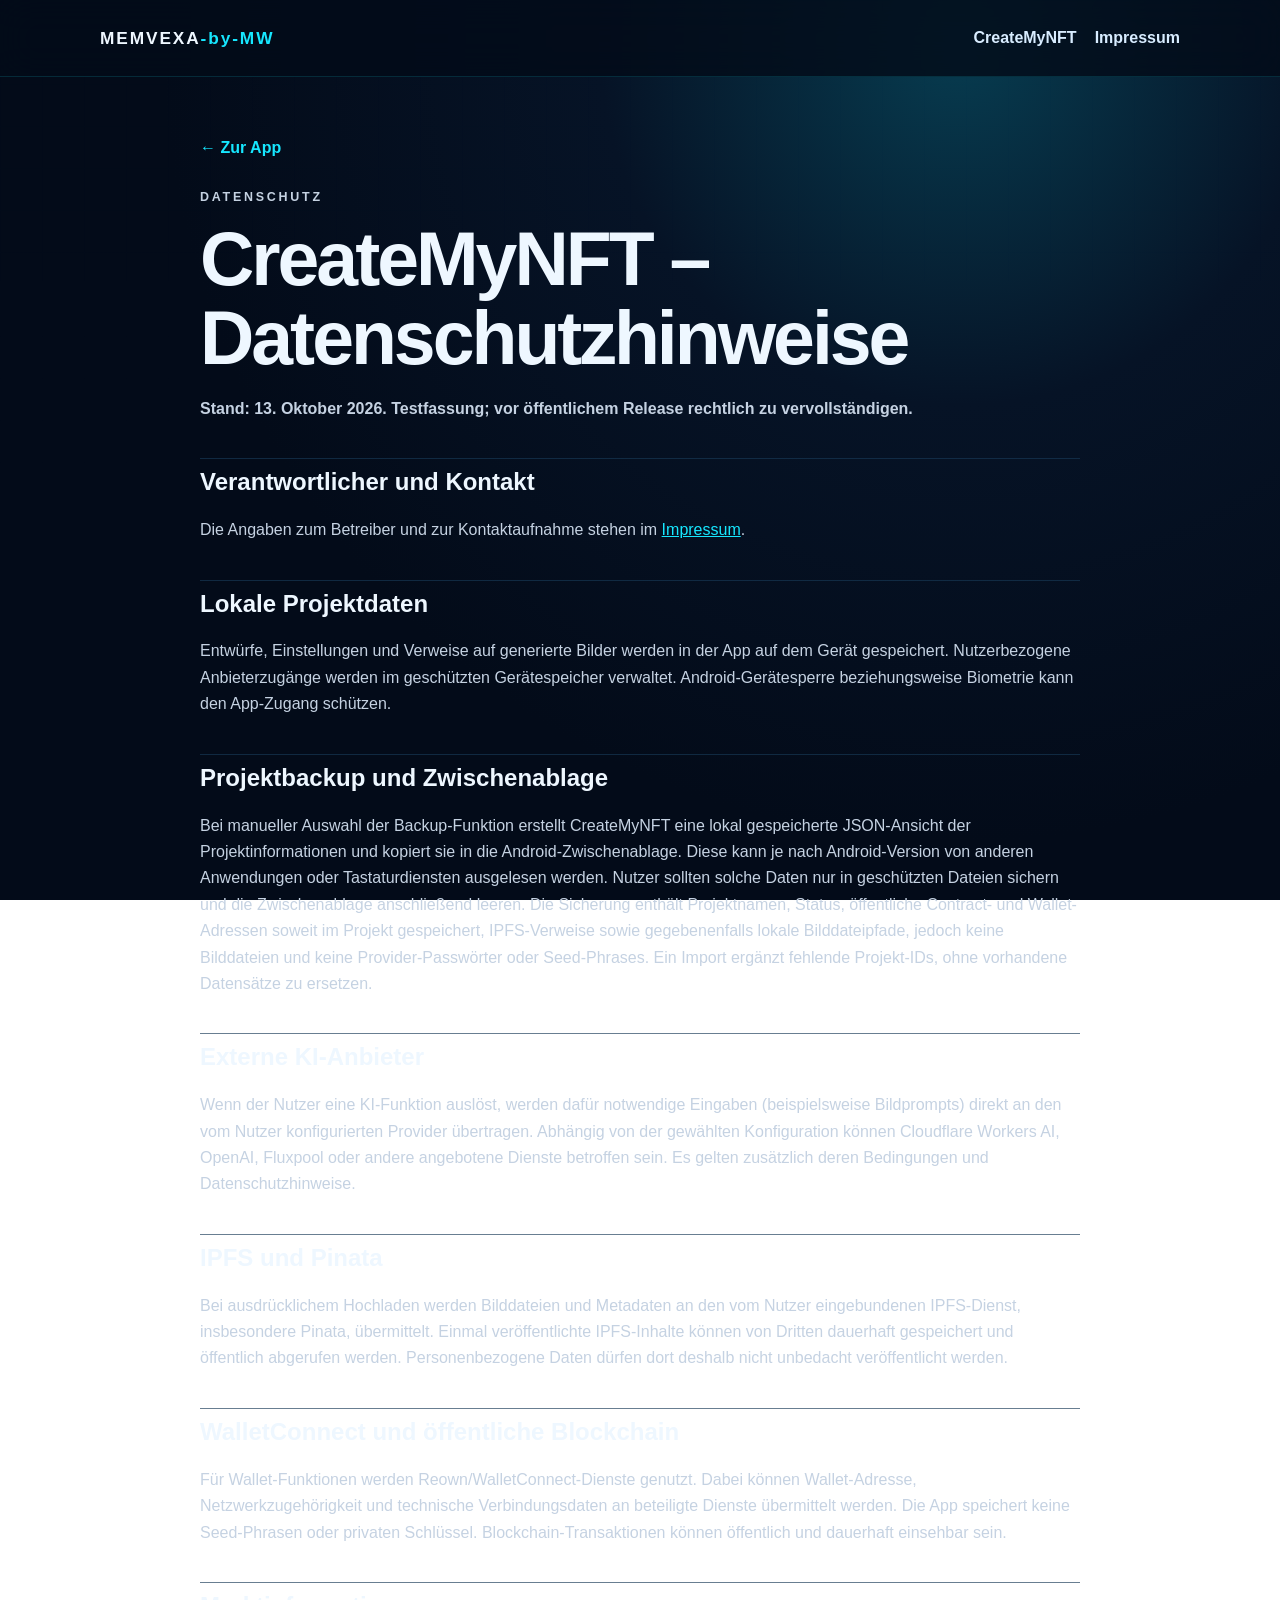
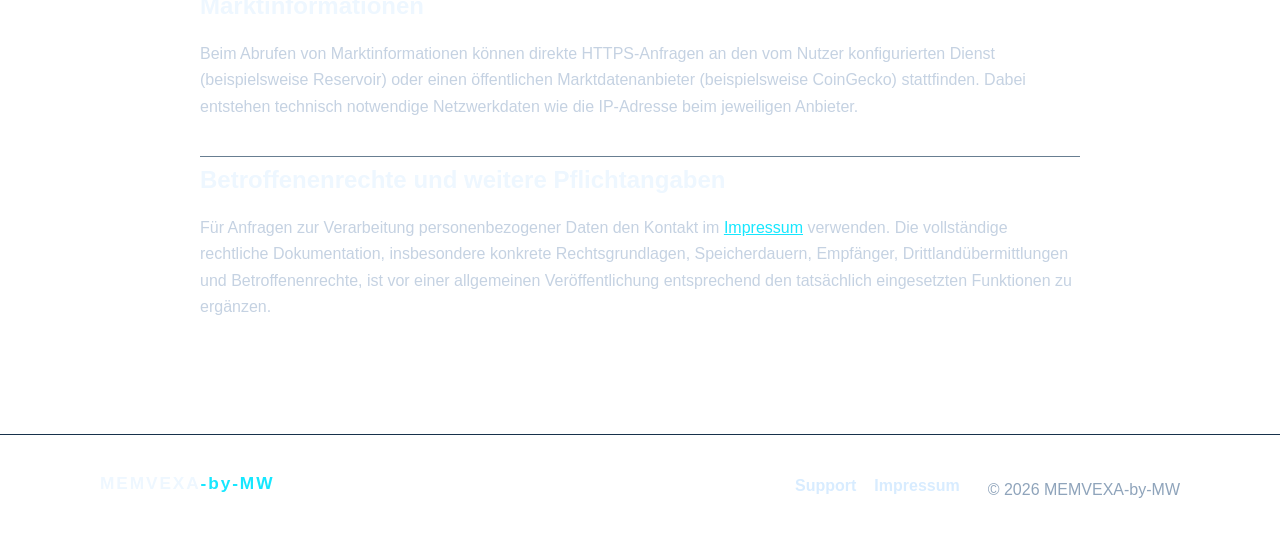
<file: createmynft-privacy.html>
<!doctype html><html lang="de"><head>
  <meta charset="utf-8">
  <meta name="viewport" content="width=device-width,initial-scale=1">
  <title>CreateMyNFT – Datenschutzhinweise | MEMVEXA-by-MW</title>
  <meta name="description" content="Datenschutzhinweise zur CreateMyNFT-Testversion: lokale Projekte, KI-Anbieter, IPFS, WalletConnect, Blockchain und Kontakt zum Betreiber.">
  <meta name="robots" content="index, follow, max-image-preview:large">
  <meta name="theme-color" content="#030b19">
  <link rel="canonical" href="https://memvexa-by-mw.github.io/memvexa-website/createmynft-privacy.html">
  <link rel="icon" href="createmynft-icon.png" type="image/png">
  <link rel="stylesheet" href="styles.css">
  <link rel="sitemap" type="application/xml" href="https://memvexa-by-mw.github.io/memvexa-website/sitemap.xml">
  <meta property="og:type" content="website">
  <meta property="og:site_name" content="MEMVEXA-by-MW">
  <meta property="og:locale" content="de_DE">
  <meta property="og:title" content="CreateMyNFT – Datenschutzhinweise | MEMVEXA-by-MW">
  <meta property="og:description" content="Datenschutzhinweise zur CreateMyNFT-Testversion: lokale Projekte, KI-Anbieter, IPFS, WalletConnect, Blockchain und Kontakt zum Betreiber.">
  <meta property="og:url" content="https://memvexa-by-mw.github.io/memvexa-website/createmynft-privacy.html">
  <meta property="og:image" content="https://memvexa-by-mw.github.io/memvexa-website/createmynft-icon.png">
  <meta property="og:image:type" content="image/png">
  <meta property="og:image:alt" content="CreateMyNFT App-Symbol">
  <meta name="twitter:card" content="summary">
  <meta name="twitter:title" content="CreateMyNFT – Datenschutzhinweise | MEMVEXA-by-MW">
  <meta name="twitter:description" content="Datenschutzhinweise zur CreateMyNFT-Testversion: lokale Projekte, KI-Anbieter, IPFS, WalletConnect, Blockchain und Kontakt zum Betreiber.">
  <meta name="twitter:image" content="https://memvexa-by-mw.github.io/memvexa-website/createmynft-icon.png">
  <meta name="twitter:image:alt" content="CreateMyNFT App-Symbol">
  <script type="application/ld+json">
{
  "@context": "https://schema.org",
  "@graph": [
    {
      "@type": "WebPage",
      "@id": "https://memvexa-by-mw.github.io/memvexa-website/createmynft-privacy.html#webpage",
      "url": "https://memvexa-by-mw.github.io/memvexa-website/createmynft-privacy.html",
      "name": "CreateMyNFT – Datenschutzhinweise | MEMVEXA-by-MW",
      "description": "Datenschutzhinweise zur CreateMyNFT-Testversion: lokale Projekte, KI-Anbieter, IPFS, WalletConnect, Blockchain und Kontakt zum Betreiber.",
      "inLanguage": "de",
      "isPartOf": {
        "@id": "https://memvexa-by-mw.github.io/memvexa-website/#website"
      }
    }
  ]
}
  </script>
</head><body>
<header><div class="wrap nav"><a class="brand" href="index.html">MEMVEXA<span>-by-MW</span></a><nav class="links"><a href="createmynft.html">CreateMyNFT</a><a href="imprint.html">Impressum</a></nav></div></header>
<main class="wrap page legal"><a class="back-link" href="createmynft.html">← Zur App</a><p class="eyebrow">DATENSCHUTZ</p><h1>CreateMyNFT – Datenschutzhinweise</h1><p><strong>Stand: 13. Oktober 2026. Testfassung; vor öffentlichem Release rechtlich zu vervollständigen.</strong></p>
<h2>Verantwortlicher und Kontakt</h2><p>Die Angaben zum Betreiber und zur Kontaktaufnahme stehen im <a href="imprint.html">Impressum</a>.</p>
<h2>Lokale Projektdaten</h2><p>Entwürfe, Einstellungen und Verweise auf generierte Bilder werden in der App auf dem Gerät gespeichert. Nutzerbezogene Anbieterzugänge werden im geschützten Gerätespeicher verwaltet. Android-Gerätesperre beziehungsweise Biometrie kann den App-Zugang schützen.</p>
<h2>Projektbackup und Zwischenablage</h2><p>Bei manueller Auswahl der Backup-Funktion erstellt CreateMyNFT eine lokal gespeicherte JSON-Ansicht der Projektinformationen und kopiert sie in die Android-Zwischenablage. Diese kann je nach Android-Version von anderen Anwendungen oder Tastaturdiensten ausgelesen werden. Nutzer sollten solche Daten nur in geschützten Dateien sichern und die Zwischenablage anschließend leeren. Die Sicherung enthält Projektnamen, Status, öffentliche Contract- und Wallet-Adressen soweit im Projekt gespeichert, IPFS-Verweise sowie gegebenenfalls lokale Bilddateipfade, jedoch keine Bilddateien und keine Provider-Passwörter oder Seed-Phrases. Ein Import ergänzt fehlende Projekt-IDs, ohne vorhandene Datensätze zu ersetzen.</p>
<h2>Externe KI-Anbieter</h2><p>Wenn der Nutzer eine KI-Funktion auslöst, werden dafür notwendige Eingaben (beispielsweise Bildprompts) direkt an den vom Nutzer konfigurierten Provider übertragen. Abhängig von der gewählten Konfiguration können Cloudflare Workers AI, OpenAI, Fluxpool oder andere angebotene Dienste betroffen sein. Es gelten zusätzlich deren Bedingungen und Datenschutzhinweise.</p>
<h2>IPFS und Pinata</h2><p>Bei ausdrücklichem Hochladen werden Bilddateien und Metadaten an den vom Nutzer eingebundenen IPFS-Dienst, insbesondere Pinata, übermittelt. Einmal veröffentlichte IPFS-Inhalte können von Dritten dauerhaft gespeichert und öffentlich abgerufen werden. Personenbezogene Daten dürfen dort deshalb nicht unbedacht veröffentlicht werden.</p>
<h2>WalletConnect und öffentliche Blockchain</h2><p>Für Wallet-Funktionen werden Reown/WalletConnect-Dienste genutzt. Dabei können Wallet-Adresse, Netzwerkzugehörigkeit und technische Verbindungsdaten an beteiligte Dienste übermittelt werden. Die App speichert keine Seed-Phrasen oder privaten Schlüssel. Blockchain-Transaktionen können öffentlich und dauerhaft einsehbar sein.</p>
<h2>Marktinformationen</h2><p>Beim Abrufen von Marktinformationen können direkte HTTPS-Anfragen an den vom Nutzer konfigurierten Dienst (beispielsweise Reservoir) oder einen öffentlichen Marktdatenanbieter (beispielsweise CoinGecko) stattfinden. Dabei entstehen technisch notwendige Netzwerkdaten wie die IP-Adresse beim jeweiligen Anbieter.</p>
<h2>Betroffenenrechte und weitere Pflichtangaben</h2><p>Für Anfragen zur Verarbeitung personenbezogener Daten den Kontakt im <a href="imprint.html">Impressum</a> verwenden. Die vollständige rechtliche Dokumentation, insbesondere konkrete Rechtsgrundlagen, Speicherdauern, Empfänger, Drittlandübermittlungen und Betroffenenrechte, ist vor einer allgemeinen Veröffentlichung entsprechend den tatsächlich eingesetzten Funktionen zu ergänzen.</p>
</main><footer><div class="wrap footer-inner"><a class="brand" href="index.html">MEMVEXA<span>-by-MW</span></a><div class="links"><a href="createmynft-support.html">Support</a><a href="imprint.html">Impressum</a></div><p>© 2026 MEMVEXA-by-MW</p></div></footer>
</body></html>
</file>
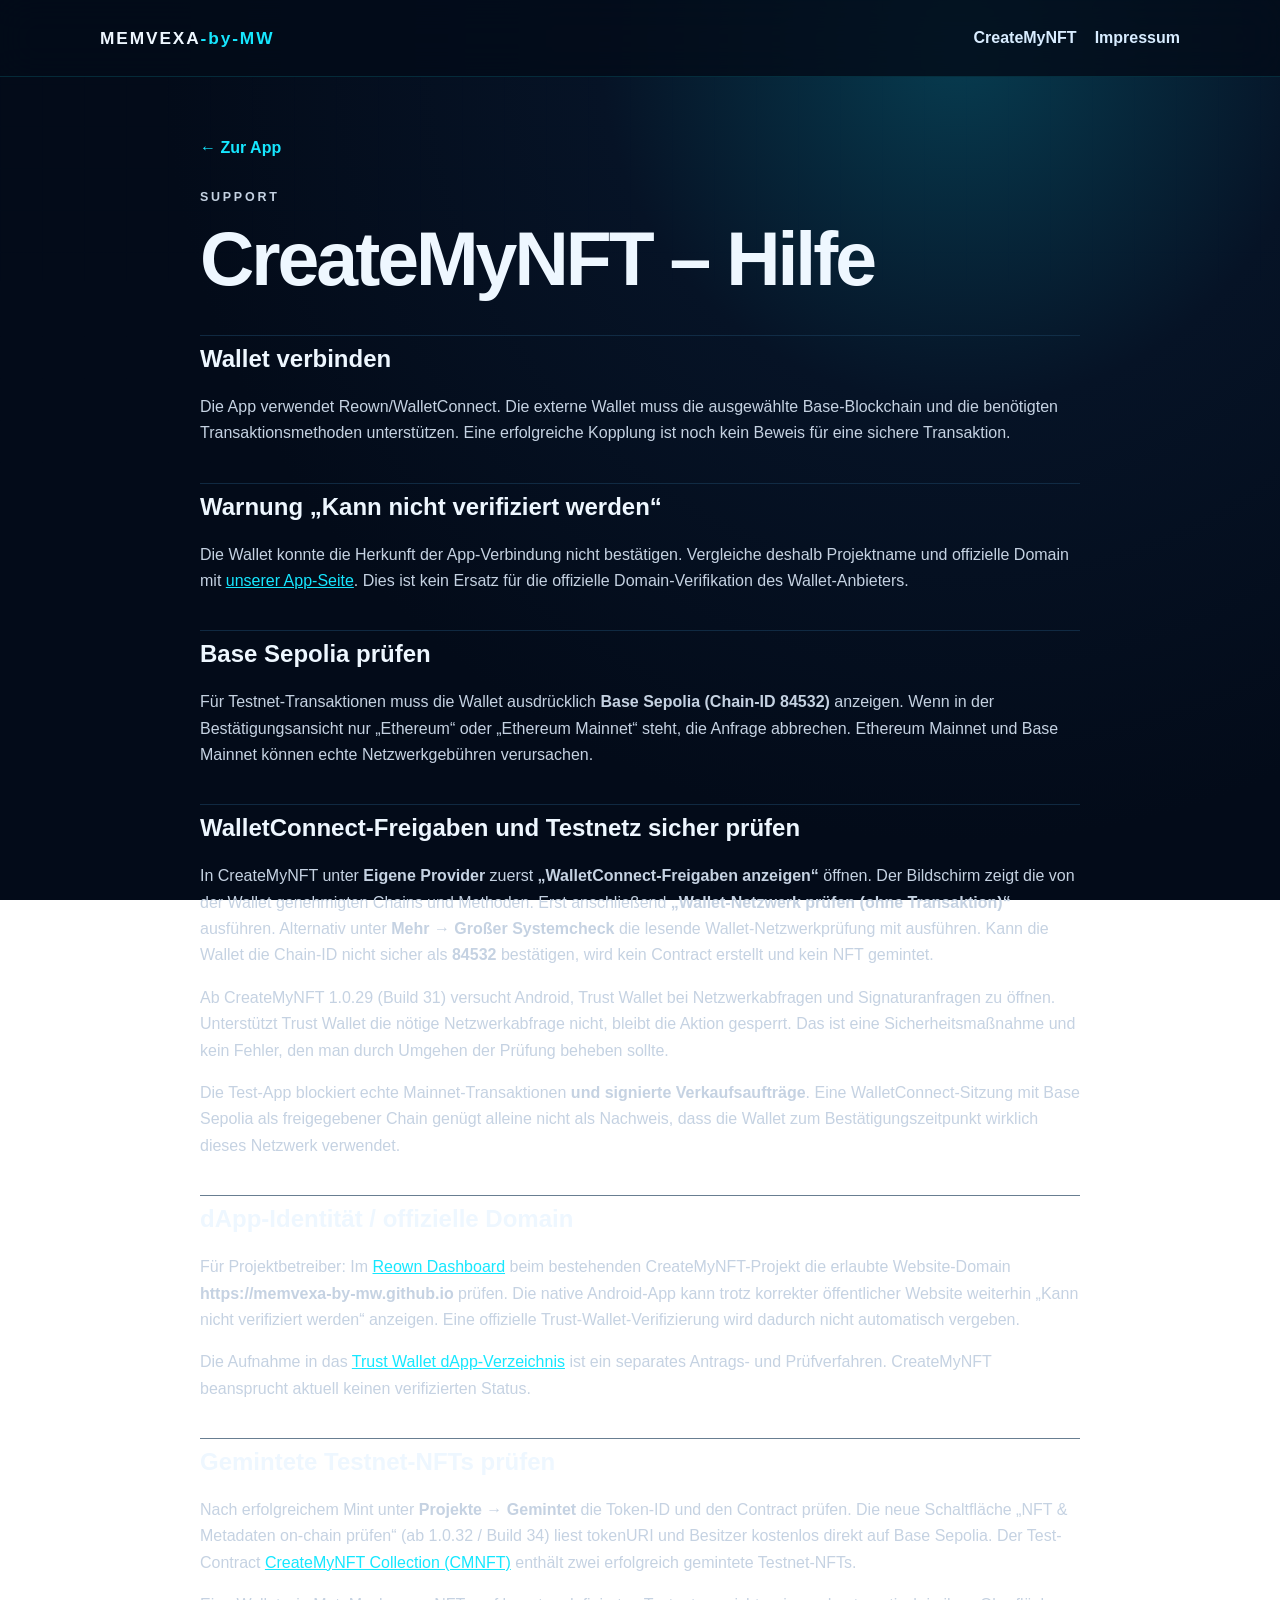
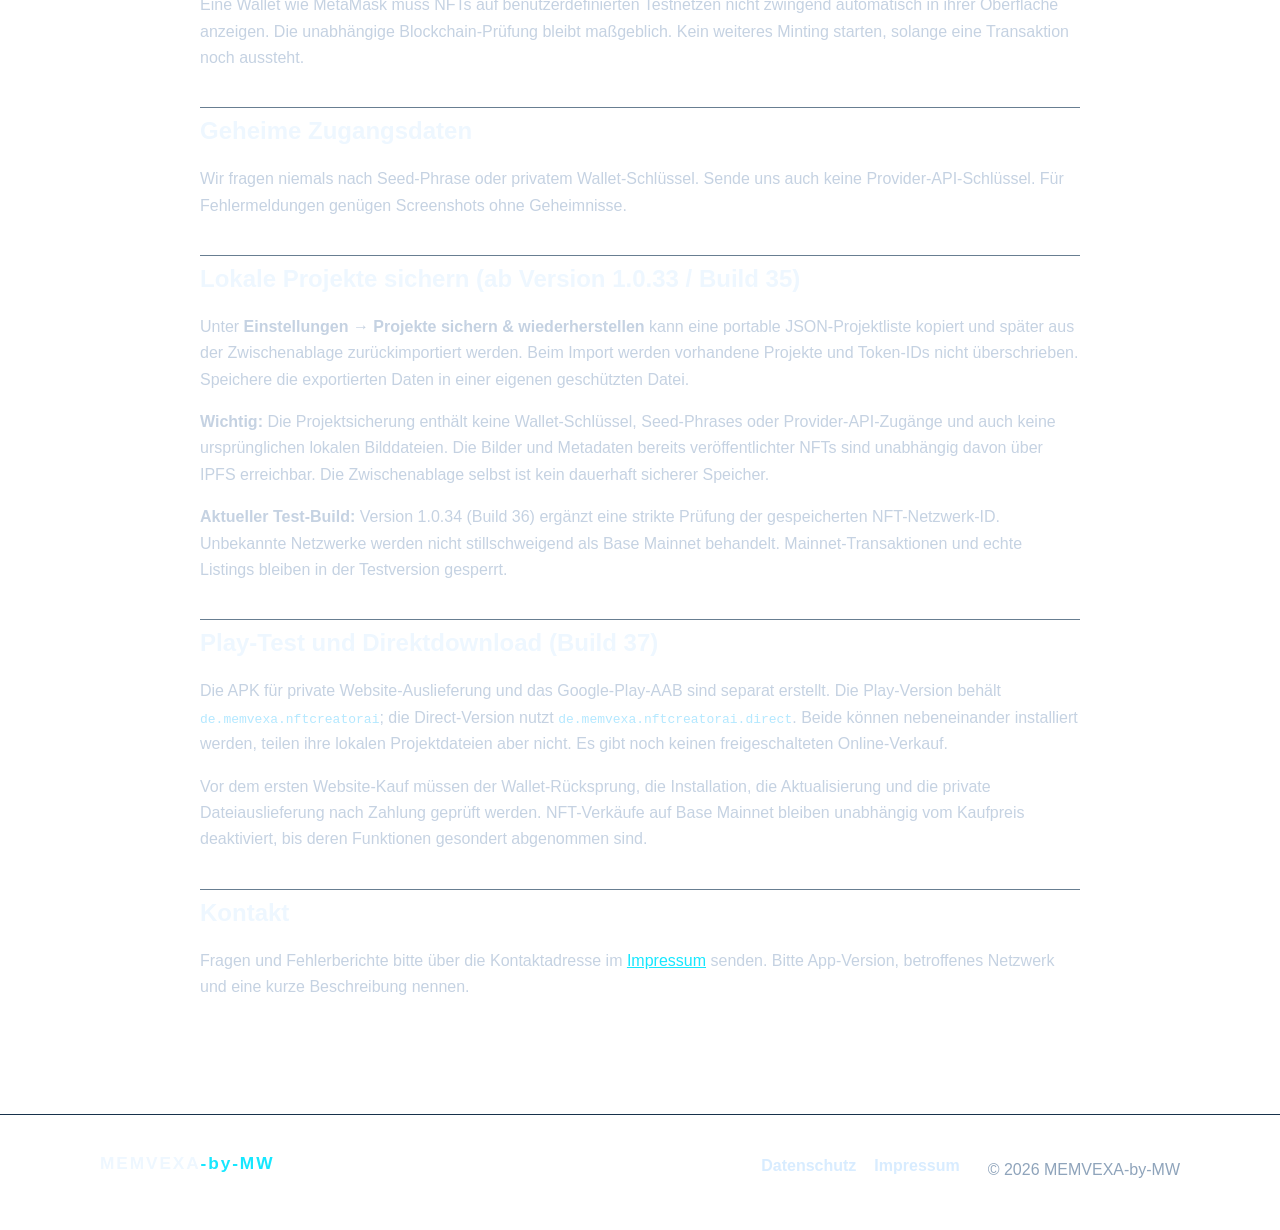
<file: createmynft-support.html>
<!doctype html><html lang="de"><head>
  <meta charset="utf-8">
  <meta name="viewport" content="width=device-width,initial-scale=1">
  <title>CreateMyNFT – Wallet-Hilfe &amp; Support | MEMVEXA-by-MW</title>
  <meta name="description" content="Hilfe zu CreateMyNFT: WalletConnect, Base Sepolia, NFT-Prüfung, Projektsicherung und Testzugang. Kontakt und Hinweise zur Android-Testversion.">
  <meta name="robots" content="index, follow, max-image-preview:large">
  <meta name="theme-color" content="#030b19">
  <link rel="canonical" href="https://memvexa-by-mw.github.io/memvexa-website/createmynft-support.html">
  <link rel="icon" href="createmynft-icon.png" type="image/png">
  <link rel="stylesheet" href="styles.css">
  <link rel="sitemap" type="application/xml" href="https://memvexa-by-mw.github.io/memvexa-website/sitemap.xml">
  <meta property="og:type" content="website">
  <meta property="og:site_name" content="MEMVEXA-by-MW">
  <meta property="og:locale" content="de_DE">
  <meta property="og:title" content="CreateMyNFT – Wallet-Hilfe &amp; Support | MEMVEXA-by-MW">
  <meta property="og:description" content="Hilfe zu CreateMyNFT: WalletConnect, Base Sepolia, NFT-Prüfung, Projektsicherung und Testzugang. Kontakt und Hinweise zur Android-Testversion.">
  <meta property="og:url" content="https://memvexa-by-mw.github.io/memvexa-website/createmynft-support.html">
  <meta property="og:image" content="https://memvexa-by-mw.github.io/memvexa-website/createmynft-icon.png">
  <meta property="og:image:type" content="image/png">
  <meta property="og:image:alt" content="CreateMyNFT App-Symbol">
  <meta name="twitter:card" content="summary">
  <meta name="twitter:title" content="CreateMyNFT – Wallet-Hilfe &amp; Support | MEMVEXA-by-MW">
  <meta name="twitter:description" content="Hilfe zu CreateMyNFT: WalletConnect, Base Sepolia, NFT-Prüfung, Projektsicherung und Testzugang. Kontakt und Hinweise zur Android-Testversion.">
  <meta name="twitter:image" content="https://memvexa-by-mw.github.io/memvexa-website/createmynft-icon.png">
  <meta name="twitter:image:alt" content="CreateMyNFT App-Symbol">
  <script type="application/ld+json">
{
  "@context": "https://schema.org",
  "@graph": [
    {
      "@type": "WebPage",
      "@id": "https://memvexa-by-mw.github.io/memvexa-website/createmynft-support.html#webpage",
      "url": "https://memvexa-by-mw.github.io/memvexa-website/createmynft-support.html",
      "name": "CreateMyNFT – Wallet-Hilfe & Support | MEMVEXA-by-MW",
      "description": "Hilfe zu CreateMyNFT: WalletConnect, Base Sepolia, NFT-Prüfung, Projektsicherung und Testzugang. Kontakt und Hinweise zur Android-Testversion.",
      "inLanguage": "de",
      "isPartOf": {
        "@id": "https://memvexa-by-mw.github.io/memvexa-website/#website"
      }
    }
  ]
}
  </script>
</head><body>
<header><div class="wrap nav"><a class="brand" href="index.html">MEMVEXA<span>-by-MW</span></a><nav class="links"><a href="createmynft.html">CreateMyNFT</a><a href="imprint.html">Impressum</a></nav></div></header>
<main class="wrap page legal"><a class="back-link" href="createmynft.html">← Zur App</a><p class="eyebrow">SUPPORT</p><h1>CreateMyNFT – Hilfe</h1>
<h2>Wallet verbinden</h2><p>Die App verwendet Reown/WalletConnect. Die externe Wallet muss die ausgewählte Base-Blockchain und die benötigten Transaktionsmethoden unterstützen. Eine erfolgreiche Kopplung ist noch kein Beweis für eine sichere Transaktion.</p>
<h2>Warnung „Kann nicht verifiziert werden“</h2><p>Die Wallet konnte die Herkunft der App-Verbindung nicht bestätigen. Vergleiche deshalb Projektname und offizielle Domain mit <a href="createmynft.html">unserer App-Seite</a>. Dies ist kein Ersatz für die offizielle Domain-Verifikation des Wallet-Anbieters.</p>
<h2>Base Sepolia prüfen</h2><p>Für Testnet-Transaktionen muss die Wallet ausdrücklich <strong>Base Sepolia (Chain-ID 84532)</strong> anzeigen. Wenn in der Bestätigungsansicht nur „Ethereum“ oder „Ethereum Mainnet“ steht, die Anfrage abbrechen. Ethereum Mainnet und Base Mainnet können echte Netzwerkgebühren verursachen.</p>
<h2>WalletConnect-Freigaben und Testnetz sicher prüfen</h2>
<p>In CreateMyNFT unter <strong>Eigene Provider</strong> zuerst <strong>„WalletConnect-Freigaben anzeigen“</strong> öffnen. Der Bildschirm zeigt die von der Wallet genehmigten Chains und Methoden. Erst anschließend <strong>„Wallet-Netzwerk prüfen (ohne Transaktion)“</strong> ausführen. Alternativ unter <strong>Mehr → Großer Systemcheck</strong> die lesende Wallet-Netzwerkprüfung mit ausführen. Kann die Wallet die Chain-ID nicht sicher als <strong>84532</strong> bestätigen, wird kein Contract erstellt und kein NFT gemintet.</p>
<p>Ab CreateMyNFT 1.0.29 (Build 31) versucht Android, Trust Wallet bei Netzwerkabfragen und Signaturanfragen zu öffnen. Unterstützt Trust Wallet die nötige Netzwerkabfrage nicht, bleibt die Aktion gesperrt. Das ist eine Sicherheitsmaßnahme und kein Fehler, den man durch Umgehen der Prüfung beheben sollte.</p>
<p>Die Test-App blockiert echte Mainnet-Transaktionen <strong>und signierte Verkaufsaufträge</strong>. Eine WalletConnect-Sitzung mit Base Sepolia als freigegebener Chain genügt alleine nicht als Nachweis, dass die Wallet zum Bestätigungszeitpunkt wirklich dieses Netzwerk verwendet.</p>
<h2>dApp-Identität / offizielle Domain</h2>
<p>Für Projektbetreiber: Im <a href="https://dashboard.reown.com/" target="_blank" rel="noopener noreferrer">Reown Dashboard</a> beim bestehenden CreateMyNFT-Projekt die erlaubte Website-Domain <strong>https://memvexa-by-mw.github.io</strong> prüfen. Die native Android-App kann trotz korrekter öffentlicher Website weiterhin „Kann nicht verifiziert werden“ anzeigen. Eine offizielle Trust-Wallet-Verifizierung wird dadurch nicht automatisch vergeben.</p>
<p>Die Aufnahme in das <a href="https://github.com/trustwallet/developer/blob/master/dapps/listing-guide.md" target="_blank" rel="noopener noreferrer">Trust Wallet dApp-Verzeichnis</a> ist ein separates Antrags- und Prüfverfahren. CreateMyNFT beansprucht aktuell keinen verifizierten Status.</p>
<h2>Gemintete Testnet-NFTs prüfen</h2><p>Nach erfolgreichem Mint unter <strong>Projekte → Gemintet</strong> die Token-ID und den Contract prüfen. Die neue Schaltfläche „NFT &amp; Metadaten on-chain prüfen“ (ab 1.0.32 / Build 34) liest tokenURI und Besitzer kostenlos direkt auf Base Sepolia. Der Test-Contract <a href="https://base-sepolia.blockscout.com/token/0x7b31cfdd8223ef088097cdd220e06814bf6739f7" target="_blank" rel="noopener noreferrer">CreateMyNFT Collection (CMNFT)</a> enthält zwei erfolgreich gemintete Testnet-NFTs.</p><p>Eine Wallet wie MetaMask muss NFTs auf benutzerdefinierten Testnetzen nicht zwingend automatisch in ihrer Oberfläche anzeigen. Die unabhängige Blockchain-Prüfung bleibt maßgeblich. Kein weiteres Minting starten, solange eine Transaktion noch aussteht.</p>
<h2>Geheime Zugangsdaten</h2><p>Wir fragen niemals nach Seed-Phrase oder privatem Wallet-Schlüssel. Sende uns auch keine Provider-API-Schlüssel. Für Fehlermeldungen genügen Screenshots ohne Geheimnisse.</p>
<h2>Lokale Projekte sichern (ab Version 1.0.33 / Build 35)</h2>
<p>Unter <strong>Einstellungen → Projekte sichern &amp; wiederherstellen</strong> kann eine portable JSON-Projektliste kopiert und später aus der Zwischenablage zurückimportiert werden. Beim Import werden vorhandene Projekte und Token-IDs nicht überschrieben. Speichere die exportierten Daten in einer eigenen geschützten Datei.</p>
<p><strong>Wichtig:</strong> Die Projektsicherung enthält keine Wallet-Schlüssel, Seed-Phrases oder Provider-API-Zugänge und auch keine ursprünglichen lokalen Bilddateien. Die Bilder und Metadaten bereits veröffentlichter NFTs sind unabhängig davon über IPFS erreichbar. Die Zwischenablage selbst ist kein dauerhaft sicherer Speicher.</p>
<p><strong>Aktueller Test-Build:</strong> Version 1.0.34 (Build 36) ergänzt eine strikte Prüfung der gespeicherten NFT-Netzwerk-ID. Unbekannte Netzwerke werden nicht stillschweigend als Base Mainnet behandelt. Mainnet-Transaktionen und echte Listings bleiben in der Testversion gesperrt.</p>
<h2>Play-Test und Direktdownload (Build 37)</h2>
<p>Die APK für private Website-Auslieferung und das Google-Play-AAB sind separat erstellt. Die Play-Version behält <code>de.memvexa.nftcreatorai</code>; die Direct-Version nutzt <code>de.memvexa.nftcreatorai.direct</code>. Beide können nebeneinander installiert werden, teilen ihre lokalen Projektdateien aber nicht. Es gibt noch keinen freigeschalteten Online-Verkauf.</p>
<p>Vor dem ersten Website-Kauf müssen der Wallet-Rücksprung, die Installation, die Aktualisierung und die private Dateiauslieferung nach Zahlung geprüft werden. NFT-Verkäufe auf Base Mainnet bleiben unabhängig vom Kaufpreis deaktiviert, bis deren Funktionen gesondert abgenommen sind.</p>
<h2>Kontakt</h2><p>Fragen und Fehlerberichte bitte über die Kontaktadresse im <a href="imprint.html">Impressum</a> senden. Bitte App-Version, betroffenes Netzwerk und eine kurze Beschreibung nennen.</p>
</main><footer><div class="wrap footer-inner"><a class="brand" href="index.html">MEMVEXA<span>-by-MW</span></a><div class="links"><a href="createmynft-privacy.html">Datenschutz</a><a href="imprint.html">Impressum</a></div><p>© 2026 MEMVEXA-by-MW</p></div></footer>
</body></html>
</file>
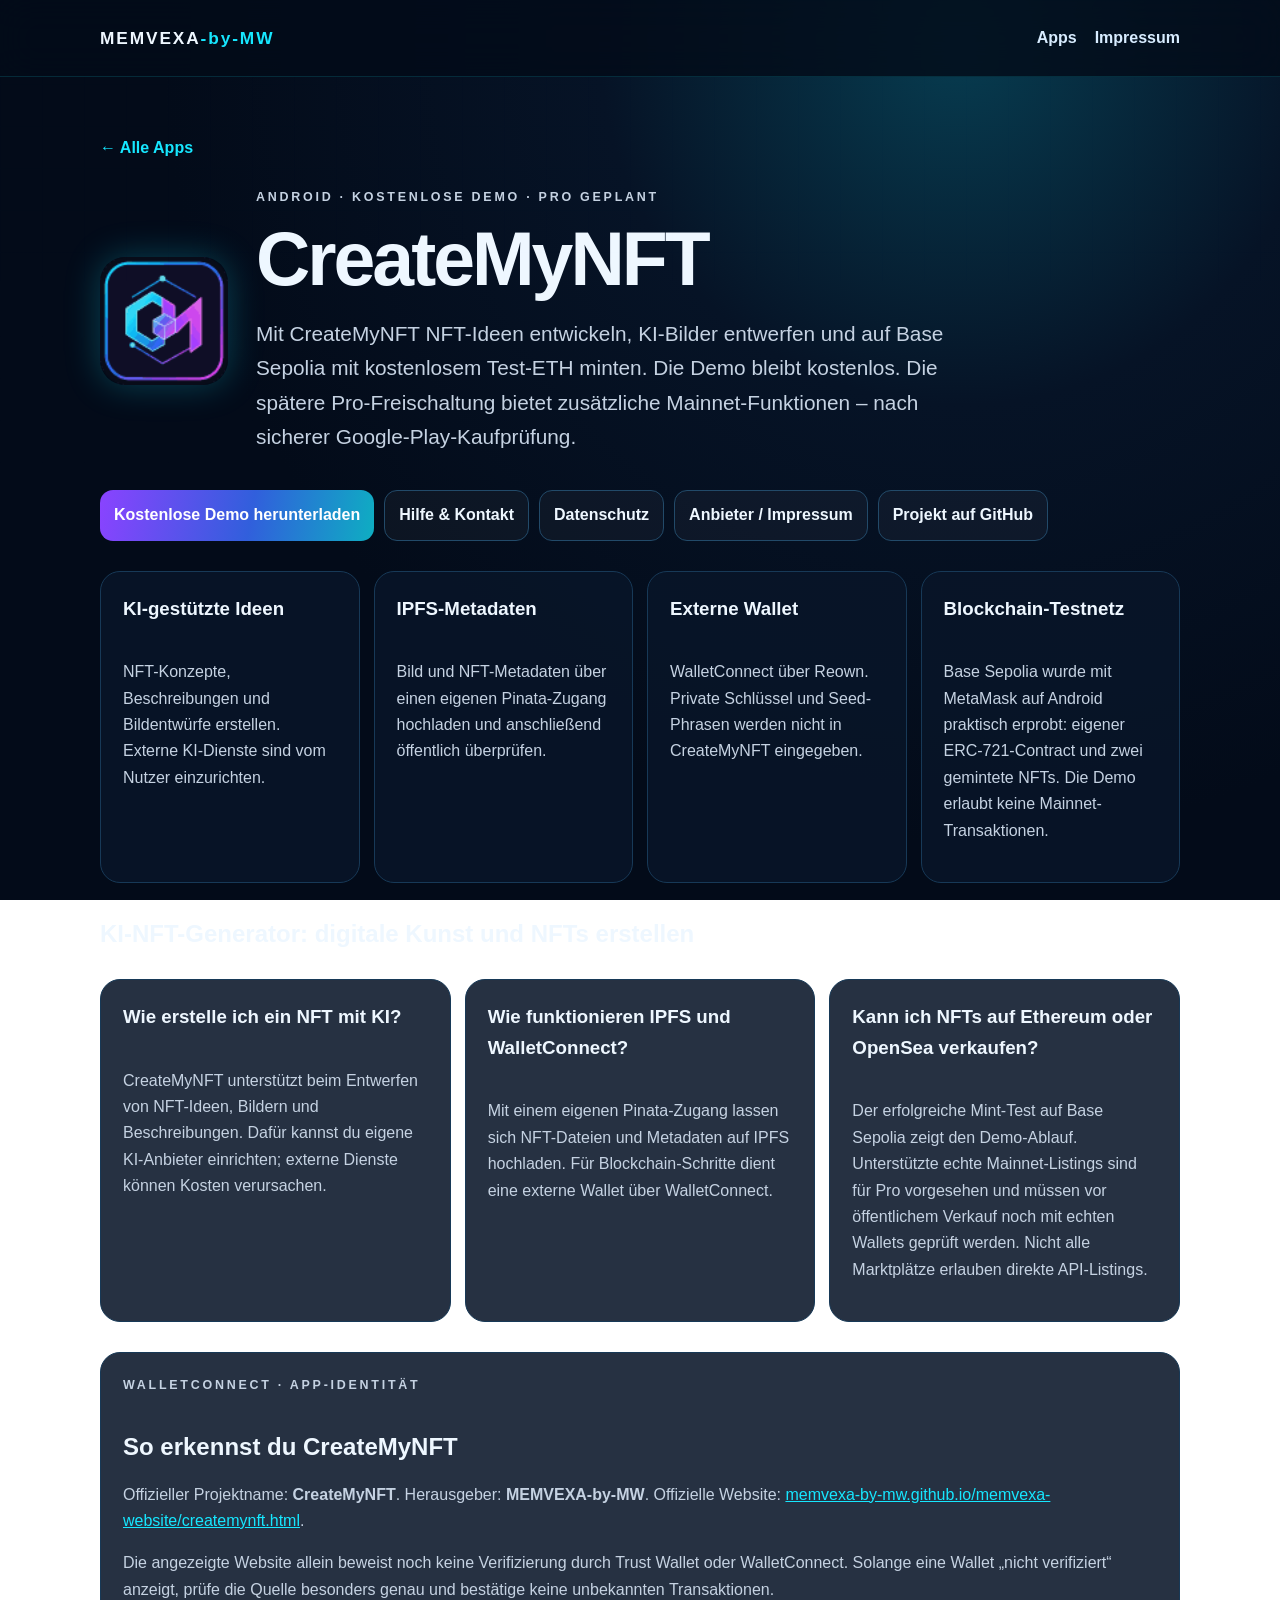
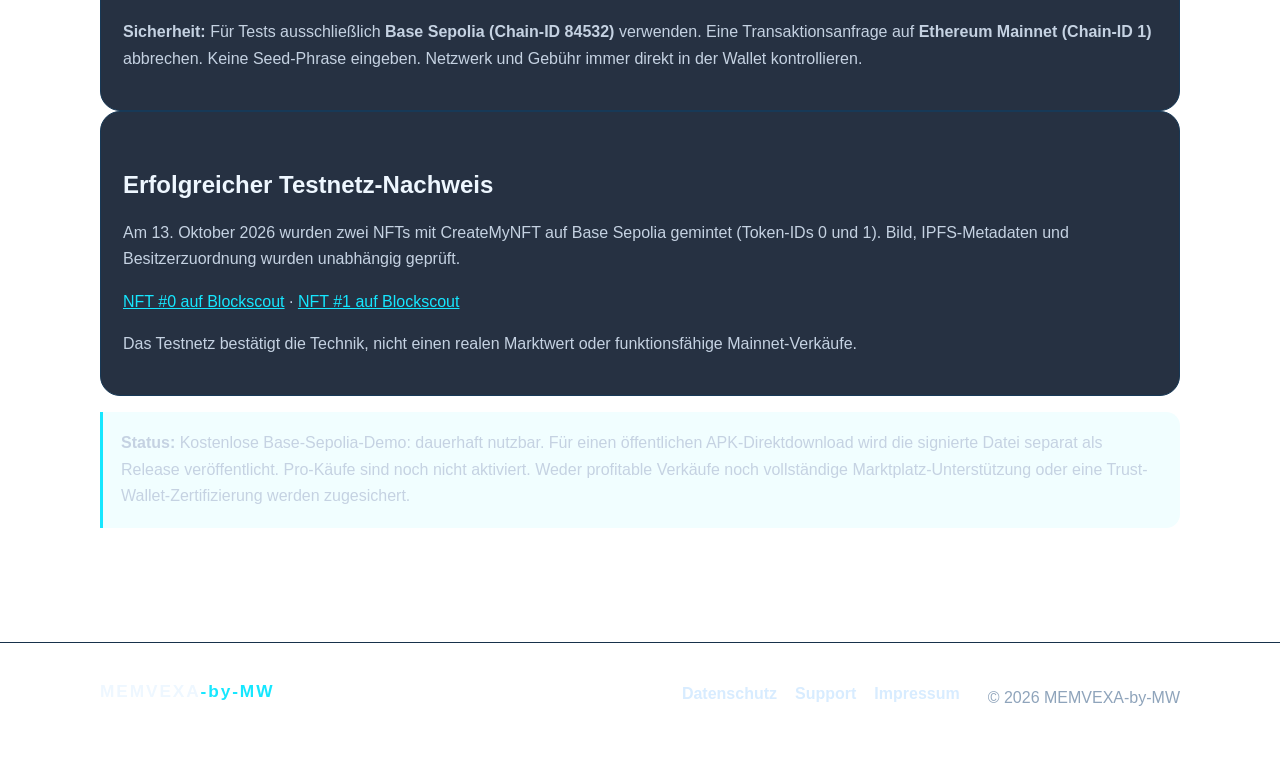
<file: createmynft.html>
<!doctype html>
<html lang="de">
<head>
  <meta charset="utf-8">
  <meta name="viewport" content="width=device-width,initial-scale=1">
  <title>CreateMyNFT – kostenlose NFT-Demo & Pro | Android</title>
  <meta name="description" content="CreateMyNFT gratis mit Base Sepolia, NFT-Ideen, eigener Wallet und Test-ETH ausprobieren. Pro mit Mainnet-Funktionen ist als einmaliger Kauf geplant.">
  <meta name="robots" content="index, follow, max-image-preview:large">
  <meta name="theme-color" content="#030b19">
  <link rel="canonical" href="https://memvexa-by-mw.github.io/memvexa-website/createmynft.html">
  <link rel="icon" href="createmynft-icon.png" type="image/png">
  <link rel="stylesheet" href="styles.css">
  <link rel="sitemap" type="application/xml" href="https://memvexa-by-mw.github.io/memvexa-website/sitemap.xml">
  <meta property="og:type" content="website">
  <meta property="og:site_name" content="MEMVEXA-by-MW">
  <meta property="og:locale" content="de_DE">
  <meta property="og:title" content="CreateMyNFT – kostenlose NFT-Demo & Pro | Android">
  <meta property="og:description" content="CreateMyNFT gratis mit Base Sepolia, NFT-Ideen, eigener Wallet und Test-ETH ausprobieren. Pro mit Mainnet-Funktionen ist als einmaliger Kauf geplant.">
  <meta property="og:url" content="https://memvexa-by-mw.github.io/memvexa-website/createmynft.html">
  <meta property="og:image" content="https://memvexa-by-mw.github.io/memvexa-website/createmynft-icon.png">
  <meta property="og:image:type" content="image/png">
  <meta property="og:image:alt" content="CreateMyNFT App-Symbol">
  <meta name="twitter:card" content="summary">
  <meta name="twitter:title" content="CreateMyNFT – kostenlose NFT-Demo & Pro | Android">
  <meta name="twitter:description" content="CreateMyNFT gratis mit Base Sepolia, NFT-Ideen, eigener Wallet und Test-ETH ausprobieren. Pro mit Mainnet-Funktionen ist als einmaliger Kauf geplant.">
  <meta name="twitter:image" content="https://memvexa-by-mw.github.io/memvexa-website/createmynft-icon.png">
  <meta name="twitter:image:alt" content="CreateMyNFT App-Symbol">
  <script type="application/ld+json">
{
  "@context": "https://schema.org",
  "@graph": [
    {
      "@type": "WebPage",
      "@id": "https://memvexa-by-mw.github.io/memvexa-website/createmynft.html#webpage",
      "url": "https://memvexa-by-mw.github.io/memvexa-website/createmynft.html",
      "name": "CreateMyNFT – kostenlose NFT-Demo & Pro | Android",
      "description": "CreateMyNFT gratis mit Base Sepolia, NFT-Ideen, eigener Wallet und Test-ETH ausprobieren. Pro mit Mainnet-Funktionen ist als einmaliger Kauf geplant.",
      "inLanguage": "de",
      "isPartOf": {
        "@id": "https://memvexa-by-mw.github.io/memvexa-website/#website"
      },
      "mainEntity": {
        "@id": "https://memvexa-by-mw.github.io/memvexa-website/createmynft.html#app"
      }
    },
    {
      "@type": "SoftwareApplication",
      "@id": "https://memvexa-by-mw.github.io/memvexa-website/createmynft.html#app",
      "name": "CreateMyNFT",
      "url": "https://memvexa-by-mw.github.io/memvexa-website/createmynft.html",
      "description": "CreateMyNFT gratis mit Base Sepolia, NFT-Ideen, eigener Wallet und Test-ETH ausprobieren. Pro mit Mainnet-Funktionen ist als einmaliger Kauf geplant.",
      "operatingSystem": "Android",
      "applicationCategory": "MultimediaApplication",
      "image": "https://memvexa-by-mw.github.io/memvexa-website/createmynft-icon.png",
      "publisher": {
        "@type": "Organization",
        "name": "MEMVEXA-by-MW",
        "url": "https://memvexa-by-mw.github.io/memvexa-website/"
      }
    }
  ]
}
  </script>
</head>
<body>
<header><div class="wrap nav"><a class="brand" href="index.html">MEMVEXA<span>-by-MW</span></a><nav class="links" aria-label="Hauptnavigation"><a href="index.html#apps">Apps</a><a href="imprint.html">Impressum</a></nav></div></header>
<main class="wrap page">
  <a class="back-link" href="index.html#apps">← Alle Apps</a>
  <section class="detail-hero">
    <img class="app-logo icon" src="createmynft-icon.png" alt="CreateMyNFT App-Symbol">
    <div><p class="eyebrow">ANDROID · KOSTENLOSE DEMO · PRO GEPLANT</p><h1>CreateMyNFT</h1>
    <p class="lead">Mit CreateMyNFT NFT-Ideen entwickeln, KI-Bilder entwerfen und auf Base Sepolia mit kostenlosem Test-ETH minten. Die Demo bleibt kostenlos. Die spätere Pro-Freischaltung bietet zusätzliche Mainnet-Funktionen – nach sicherer Google-Play-Kaufprüfung.</p></div>
  </section>
  <div class="detail-actions">
    <a class="button primary" href="createmynft-kaufen.html">Kostenlose Demo herunterladen</a>
    <a class="button" href="createmynft-support.html">Hilfe &amp; Kontakt</a>
    <a class="button" href="createmynft-privacy.html">Datenschutz</a>
    <a class="button" href="imprint.html">Anbieter / Impressum</a>
    <a class="button" href="https://github.com/MEMVEXA-by-MW/CreatemyNFT" target="_blank" rel="noopener noreferrer">Projekt auf GitHub</a>
  </div>
  <section class="feature-grid" aria-label="Funktionen">
    <div class="card"><h3>KI-gestützte Ideen</h3><p>NFT-Konzepte, Beschreibungen und Bildentwürfe erstellen. Externe KI-Dienste sind vom Nutzer einzurichten.</p></div>
    <div class="card"><h3>IPFS-Metadaten</h3><p>Bild und NFT-Metadaten über einen eigenen Pinata-Zugang hochladen und anschließend öffentlich überprüfen.</p></div>
    <div class="card"><h3>Externe Wallet</h3><p>WalletConnect über Reown. Private Schlüssel und Seed-Phrasen werden nicht in CreateMyNFT eingegeben.</p></div>
    <div class="card"><h3>Blockchain-Testnetz</h3><p>Base Sepolia wurde mit MetaMask auf Android praktisch erprobt: eigener ERC-721-Contract und zwei gemintete NFTs. Die Demo erlaubt keine Mainnet-Transaktionen.</p></div>
  </section>
  <section aria-labelledby="createmynft-suche">
    <h2 id="createmynft-suche">KI-NFT-Generator: digitale Kunst und NFTs erstellen</h2>
    <div class="feature-grid">
      <div class="card"><h3>Wie erstelle ich ein NFT mit KI?</h3><p>CreateMyNFT unterstützt beim Entwerfen von NFT-Ideen, Bildern und Beschreibungen. Dafür kannst du eigene KI-Anbieter einrichten; externe Dienste können Kosten verursachen.</p></div>
      <div class="card"><h3>Wie funktionieren IPFS und WalletConnect?</h3><p>Mit einem eigenen Pinata-Zugang lassen sich NFT-Dateien und Metadaten auf IPFS hochladen. Für Blockchain-Schritte dient eine externe Wallet über WalletConnect.</p></div>
      <div class="card"><h3>Kann ich NFTs auf Ethereum oder OpenSea verkaufen?</h3><p>Der erfolgreiche Mint-Test auf Base Sepolia zeigt den Demo-Ablauf. Unterstützte echte Mainnet-Listings sind für Pro vorgesehen und müssen vor öffentlichem Verkauf noch mit echten Wallets geprüft werden. Nicht alle Marktplätze erlauben direkte API-Listings.</p></div>
    </div>
  </section>
  <section class="card" aria-labelledby="wallet-identity">
    <p class="eyebrow">WALLETCONNECT · APP-IDENTITÄT</p>
    <h2 id="wallet-identity">So erkennst du CreateMyNFT</h2>
    <p>Offizieller Projektname: <strong>CreateMyNFT</strong>. Herausgeber: <strong>MEMVEXA-by-MW</strong>. Offizielle Website: <a href="https://memvexa-by-mw.github.io/memvexa-website/createmynft.html">memvexa-by-mw.github.io/memvexa-website/createmynft.html</a>.</p>
    <p>Die angezeigte Website allein beweist noch keine Verifizierung durch Trust Wallet oder WalletConnect. Solange eine Wallet „nicht verifiziert“ anzeigt, prüfe die Quelle besonders genau und bestätige keine unbekannten Transaktionen.</p>
    <p><strong>Sicherheit:</strong> Für Tests ausschließlich <strong>Base Sepolia (Chain-ID 84532)</strong> verwenden. Eine Transaktionsanfrage auf <strong>Ethereum Mainnet (Chain-ID 1)</strong> abbrechen. Keine Seed-Phrase eingeben. Netzwerk und Gebühr immer direkt in der Wallet kontrollieren.</p>
  </section>
  <section class="card"><h2>Erfolgreicher Testnetz-Nachweis</h2><p>Am 13. Oktober 2026 wurden zwei NFTs mit CreateMyNFT auf Base Sepolia gemintet (Token-IDs 0 und 1). Bild, IPFS-Metadaten und Besitzerzuordnung wurden unabhängig geprüft.</p><p><a href="https://base-sepolia.blockscout.com/token/0x7b31cfdd8223ef088097cdd220e06814bf6739f7/instance/0" target="_blank" rel="noopener noreferrer">NFT #0 auf Blockscout</a> · <a href="https://base-sepolia.blockscout.com/token/0x7b31cfdd8223ef088097cdd220e06814bf6739f7/instance/1" target="_blank" rel="noopener noreferrer">NFT #1 auf Blockscout</a></p><p>Das Testnetz bestätigt die Technik, nicht einen realen Marktwert oder funktionsfähige Mainnet-Verkäufe.</p></section>
  <p class="notice"><strong>Status:</strong> Kostenlose Base-Sepolia-Demo: dauerhaft nutzbar. Für einen öffentlichen APK-Direktdownload wird die signierte Datei separat als Release veröffentlicht. Pro-Käufe sind noch nicht aktiviert. Weder profitable Verkäufe noch vollständige Marktplatz-Unterstützung oder eine Trust-Wallet-Zertifizierung werden zugesichert.</p>
</main>
<footer><div class="wrap footer-inner"><a class="brand" href="index.html">MEMVEXA<span>-by-MW</span></a><div class="links"><a href="createmynft-privacy.html">Datenschutz</a><a href="createmynft-support.html">Support</a><a href="imprint.html">Impressum</a></div><p>© 2026 MEMVEXA-by-MW</p></div></footer>
</body></html>
</file>
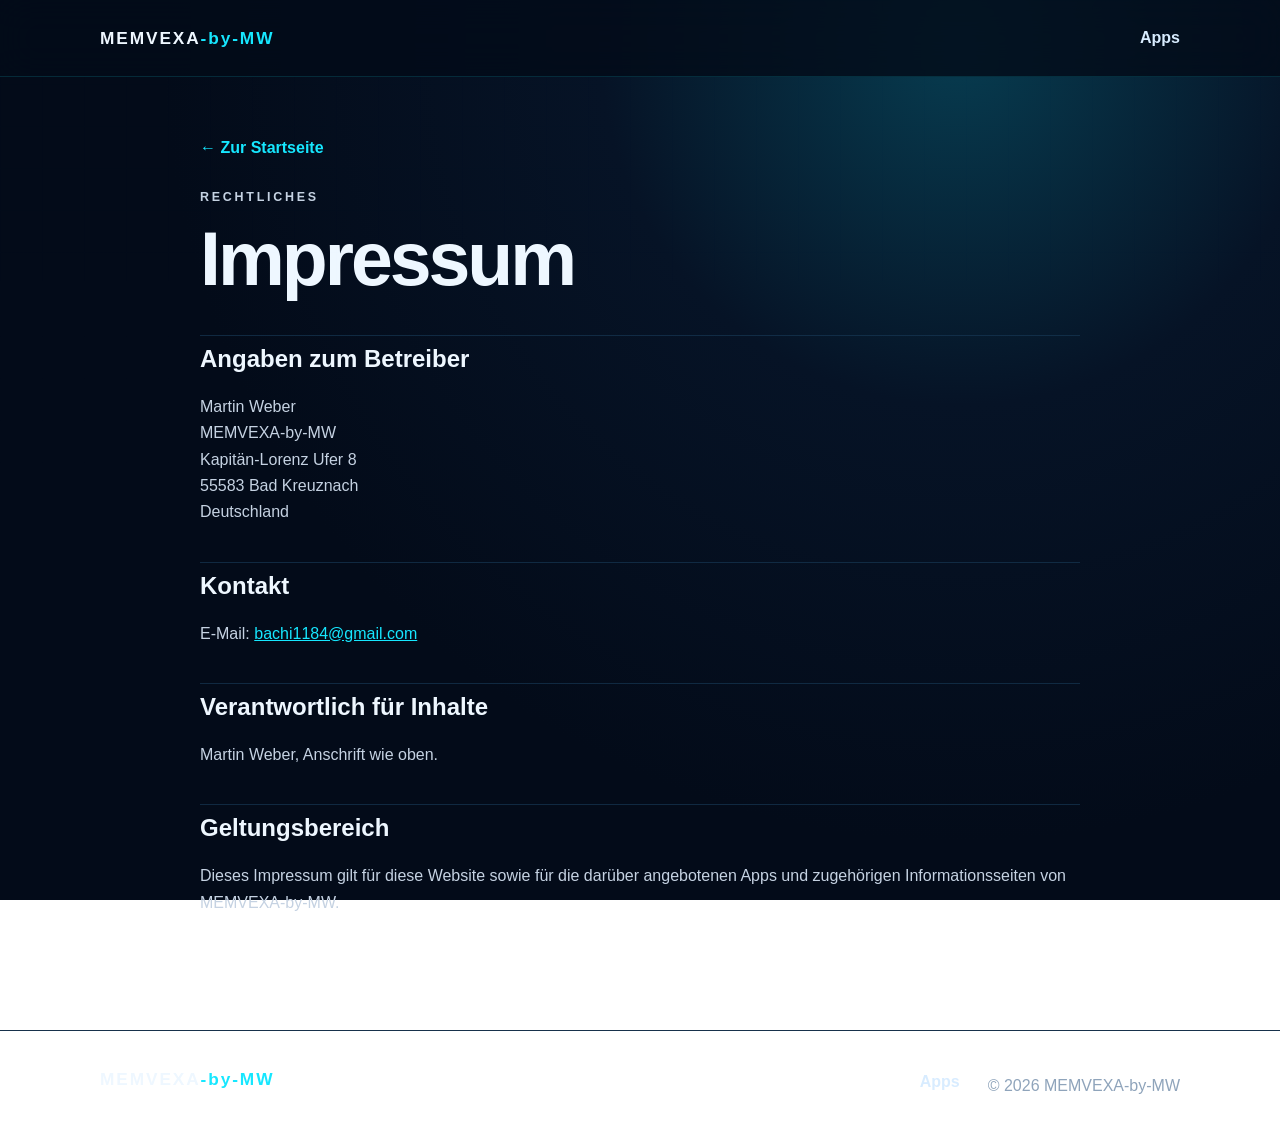
<file: imprint.html>
<!doctype html><html lang="de"><head>
  <meta charset="utf-8">
  <meta name="viewport" content="width=device-width,initial-scale=1">
  <title>Impressum – MEMVEXA-by-MW</title>
  <meta name="description" content="Anbieterangaben und Kontakt für MEMVEXA-by-MW. Das Impressum gilt für diese Website und die zugehörigen App-Informationsseiten.">
  <meta name="robots" content="index, follow, max-image-preview:large">
  <meta name="theme-color" content="#030b19">
  <link rel="canonical" href="https://memvexa-by-mw.github.io/memvexa-website/imprint.html">
  <link rel="icon" href="favicon.png">
  <link rel="stylesheet" href="styles.css">
  <link rel="sitemap" type="application/xml" href="https://memvexa-by-mw.github.io/memvexa-website/sitemap.xml">
  <meta property="og:type" content="website">
  <meta property="og:site_name" content="MEMVEXA-by-MW">
  <meta property="og:locale" content="de_DE">
  <meta property="og:title" content="Impressum – MEMVEXA-by-MW">
  <meta property="og:description" content="Anbieterangaben und Kontakt für MEMVEXA-by-MW. Das Impressum gilt für diese Website und die zugehörigen App-Informationsseiten.">
  <meta property="og:url" content="https://memvexa-by-mw.github.io/memvexa-website/imprint.html">
  <meta property="og:image" content="https://memvexa-by-mw.github.io/memvexa-website/favicon.png">
  <meta property="og:image:type" content="image/png">
  <meta property="og:image:alt" content="MEMVEXA App-Symbol">
  <meta name="twitter:card" content="summary">
  <meta name="twitter:title" content="Impressum – MEMVEXA-by-MW">
  <meta name="twitter:description" content="Anbieterangaben und Kontakt für MEMVEXA-by-MW. Das Impressum gilt für diese Website und die zugehörigen App-Informationsseiten.">
  <meta name="twitter:image" content="https://memvexa-by-mw.github.io/memvexa-website/favicon.png">
  <meta name="twitter:image:alt" content="MEMVEXA App-Symbol">
  <script type="application/ld+json">
{
  "@context": "https://schema.org",
  "@graph": [
    {
      "@type": "WebPage",
      "@id": "https://memvexa-by-mw.github.io/memvexa-website/imprint.html#webpage",
      "url": "https://memvexa-by-mw.github.io/memvexa-website/imprint.html",
      "name": "Impressum – MEMVEXA-by-MW",
      "description": "Anbieterangaben und Kontakt für MEMVEXA-by-MW. Das Impressum gilt für diese Website und die zugehörigen App-Informationsseiten.",
      "inLanguage": "de",
      "isPartOf": {
        "@id": "https://memvexa-by-mw.github.io/memvexa-website/#website"
      }
    }
  ]
}
  </script>
</head><body><header><div class="wrap nav"><a class="brand" href="index.html">MEMVEXA<span>-by-MW</span></a><nav class="links"><a href="index.html#apps">Apps</a></nav></div></header><main class="wrap page legal"><a class="back-link" href="index.html">← Zur Startseite</a><p class="eyebrow">RECHTLICHES</p><h1>Impressum</h1><h2>Angaben zum Betreiber</h2><p>Martin Weber<br>MEMVEXA-by-MW<br>Kapitän-Lorenz Ufer 8<br>55583 Bad Kreuznach<br>Deutschland</p><h2>Kontakt</h2><p>E-Mail: <a href="mailto:bachi1184@gmail.com">bachi1184@gmail.com</a></p><h2>Verantwortlich für Inhalte</h2><p>Martin Weber, Anschrift wie oben.</p><h2>Geltungsbereich</h2><p>Dieses Impressum gilt für diese Website sowie für die darüber angebotenen Apps und zugehörigen Informationsseiten von MEMVEXA-by-MW.</p></main><footer><div class="wrap footer-inner"><a class="brand" href="index.html">MEMVEXA<span>-by-MW</span></a><div class="links"><a href="index.html#apps">Apps</a></div><p>© 2026 MEMVEXA-by-MW</p></div></footer></body></html>
</file>
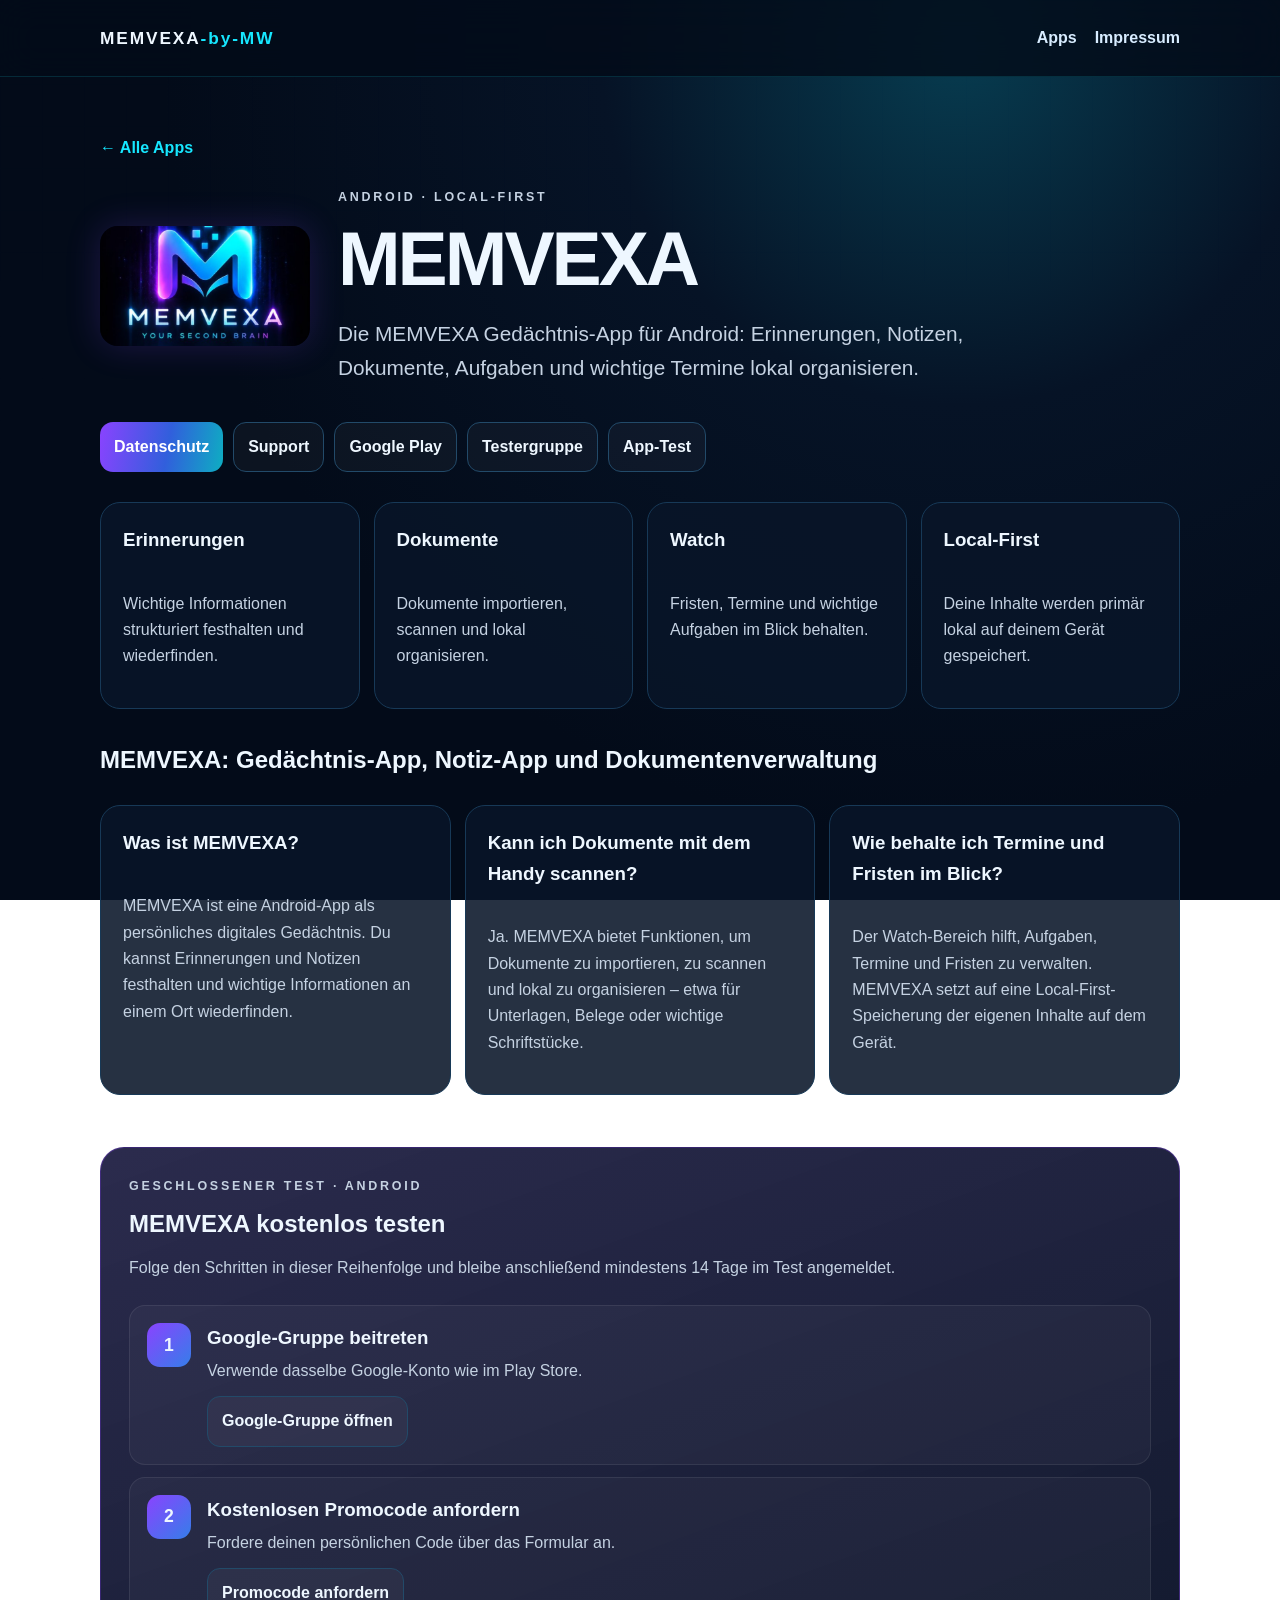
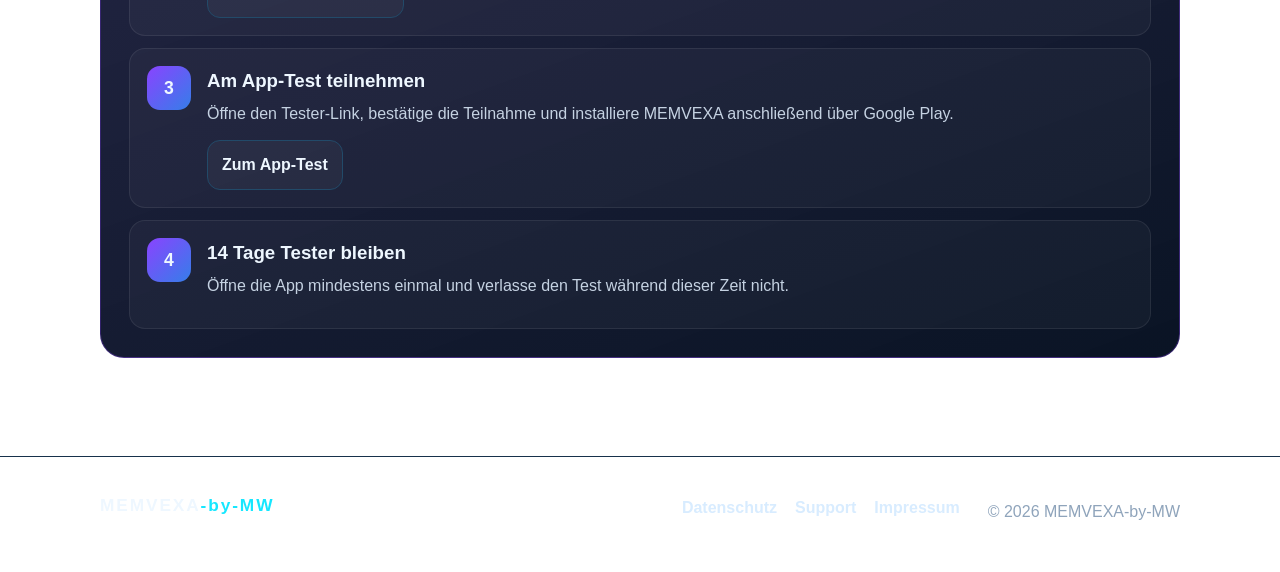
<file: memvexa.html>
<!doctype html>
<html lang="de"><head>
  <meta charset="utf-8">
  <meta name="viewport" content="width=device-width,initial-scale=1">
  <title>MEMVEXA – Gedächtnis-App für Android | MEMVEXA-by-MW</title>
  <meta name="description" content="MEMVEXA Gedächtnis-App für Android: Notizen und Erinnerungen speichern, Dokumente scannen sowie Fristen und Termine lokal organisieren. Jetzt testen.">
  <meta name="robots" content="index, follow, max-image-preview:large">
  <meta name="theme-color" content="#030b19">
  <link rel="canonical" href="https://memvexa-by-mw.github.io/memvexa-website/memvexa.html">
  <link rel="icon" href="favicon.png">
  <link rel="stylesheet" href="styles.css">
  <link rel="sitemap" type="application/xml" href="https://memvexa-by-mw.github.io/memvexa-website/sitemap.xml">
  <meta property="og:type" content="website">
  <meta property="og:site_name" content="MEMVEXA-by-MW">
  <meta property="og:locale" content="de_DE">
  <meta property="og:title" content="MEMVEXA – Gedächtnis-App für Android | MEMVEXA-by-MW">
  <meta property="og:description" content="MEMVEXA Gedächtnis-App für Android: Notizen und Erinnerungen speichern, Dokumente scannen sowie Fristen und Termine lokal organisieren. Jetzt testen.">
  <meta property="og:url" content="https://memvexa-by-mw.github.io/memvexa-website/memvexa.html">
  <meta property="og:image" content="https://memvexa-by-mw.github.io/memvexa-website/favicon.png">
  <meta property="og:image:type" content="image/png">
  <meta property="og:image:alt" content="MEMVEXA App-Symbol">
  <meta name="twitter:card" content="summary">
  <meta name="twitter:title" content="MEMVEXA – Gedächtnis-App für Android | MEMVEXA-by-MW">
  <meta name="twitter:description" content="MEMVEXA Gedächtnis-App für Android: Notizen und Erinnerungen speichern, Dokumente scannen sowie Fristen und Termine lokal organisieren. Jetzt testen.">
  <meta name="twitter:image" content="https://memvexa-by-mw.github.io/memvexa-website/favicon.png">
  <meta name="twitter:image:alt" content="MEMVEXA App-Symbol">
  <script type="application/ld+json">
{
  "@context": "https://schema.org",
  "@graph": [
    {
      "@type": "WebPage",
      "@id": "https://memvexa-by-mw.github.io/memvexa-website/memvexa.html#webpage",
      "url": "https://memvexa-by-mw.github.io/memvexa-website/memvexa.html",
      "name": "MEMVEXA – Gedächtnis-App für Android | MEMVEXA-by-MW",
      "description": "MEMVEXA Gedächtnis-App für Android: Notizen und Erinnerungen speichern, Dokumente scannen sowie Fristen und Termine lokal organisieren. Jetzt testen.",
      "inLanguage": "de",
      "isPartOf": {
        "@id": "https://memvexa-by-mw.github.io/memvexa-website/#website"
      },
      "mainEntity": {
        "@id": "https://memvexa-by-mw.github.io/memvexa-website/memvexa.html#app"
      }
    },
    {
      "@type": "SoftwareApplication",
      "@id": "https://memvexa-by-mw.github.io/memvexa-website/memvexa.html#app",
      "name": "MEMVEXA",
      "alternateName": "MEMVEXA Gedächtnis-App",
      "url": "https://memvexa-by-mw.github.io/memvexa-website/memvexa.html",
      "description": "MEMVEXA Gedächtnis-App für Android: Notizen und Erinnerungen speichern, Dokumente scannen sowie Fristen und Termine lokal organisieren. Jetzt testen.",
      "operatingSystem": "Android",
      "applicationCategory": "ProductivityApplication",
      "image": "https://memvexa-by-mw.github.io/memvexa-website/favicon.png",
      "publisher": {
        "@type": "Organization",
        "name": "MEMVEXA-by-MW",
        "url": "https://memvexa-by-mw.github.io/memvexa-website/"
      }
    }
  ]
}
  </script>
</head><body>
<header><div class="wrap nav"><a class="brand" href="index.html">MEMVEXA<span>-by-MW</span></a><nav class="links"><a href="index.html#apps">Apps</a><a href="imprint.html">Impressum</a></nav></div></header>
<main class="wrap page">
  <a class="back-link" href="index.html#apps">← Alle Apps</a>
  <section class="detail-hero"><img class="app-logo wide" src="memvexa-brand.png" alt="MEMVEXA Logo"><div><p class="eyebrow">ANDROID · LOCAL-FIRST</p><h1>MEMVEXA</h1><p class="lead">Die MEMVEXA Gedächtnis-App für Android: Erinnerungen, Notizen, Dokumente, Aufgaben und wichtige Termine lokal organisieren.</p></div></section>
  <div class="detail-actions"><a class="button primary" href="privacy.html">Datenschutz</a><a class="button" href="support.html">Support</a><a class="button" href="https://play.google.com/store/apps/details?id=de.recalldevelopment.memvexa" target="_blank" rel="noopener">Google Play</a><a class="button" href="https://groups.google.com/g/memvexa-closed-test/about" target="_blank" rel="noopener">Testergruppe</a><a class="button" href="https://play.google.com/apps/testing/de.recalldevelopment.memvexa" target="_blank" rel="noopener">App-Test</a></div>
  <section class="feature-grid"><div class="card"><h3>Erinnerungen</h3><p>Wichtige Informationen strukturiert festhalten und wiederfinden.</p></div><div class="card"><h3>Dokumente</h3><p>Dokumente importieren, scannen und lokal organisieren.</p></div><div class="card"><h3>Watch</h3><p>Fristen, Termine und wichtige Aufgaben im Blick behalten.</p></div><div class="card"><h3>Local-First</h3><p>Deine Inhalte werden primär lokal auf deinem Gerät gespeichert.</p></div></section>
  <section aria-labelledby="memvexa-suche">
    <h2 id="memvexa-suche">MEMVEXA: Gedächtnis-App, Notiz-App und Dokumentenverwaltung</h2>
    <div class="feature-grid">
      <div class="card"><h3>Was ist MEMVEXA?</h3><p>MEMVEXA ist eine Android-App als persönliches digitales Gedächtnis. Du kannst Erinnerungen und Notizen festhalten und wichtige Informationen an einem Ort wiederfinden.</p></div>
      <div class="card"><h3>Kann ich Dokumente mit dem Handy scannen?</h3><p>Ja. MEMVEXA bietet Funktionen, um Dokumente zu importieren, zu scannen und lokal zu organisieren – etwa für Unterlagen, Belege oder wichtige Schriftstücke.</p></div>
      <div class="card"><h3>Wie behalte ich Termine und Fristen im Blick?</h3><p>Der Watch-Bereich hilft, Aufgaben, Termine und Fristen zu verwalten. MEMVEXA setzt auf eine Local-First-Speicherung der eigenen Inhalte auf dem Gerät.</p></div>
    </div>
  </section>
  <section class="tester-section"><p class="eyebrow">GESCHLOSSENER TEST · ANDROID</p><h2>MEMVEXA kostenlos testen</h2><p>Folge den Schritten in dieser Reihenfolge und bleibe anschließend mindestens 14 Tage im Test angemeldet.</p><div class="steps">
    <div class="step"><strong>1</strong><div><h3>Google-Gruppe beitreten</h3><p>Verwende dasselbe Google-Konto wie im Play Store.</p><a class="button" target="_blank" rel="noopener" href="https://groups.google.com/g/memvexa-closed-test/about">Google-Gruppe öffnen</a></div></div>
    <div class="step"><strong>2</strong><div><h3>Kostenlosen Promocode anfordern</h3><p>Fordere deinen persönlichen Code über das Formular an.</p><a class="button" target="_blank" rel="noopener" href="https://forms.gle/UgPH9dXBTLnmsPSs8">Promocode anfordern</a></div></div>
    <div class="step"><strong>3</strong><div><h3>Am App-Test teilnehmen</h3><p>Öffne den Tester-Link, bestätige die Teilnahme und installiere MEMVEXA anschließend über Google Play.</p><a class="button" target="_blank" rel="noopener" href="https://play.google.com/apps/testing/de.recalldevelopment.memvexa">Zum App-Test</a></div></div>
    <div class="step"><strong>4</strong><div><h3>14 Tage Tester bleiben</h3><p>Öffne die App mindestens einmal und verlasse den Test während dieser Zeit nicht.</p></div></div>
  </div></section>
</main>
<footer><div class="wrap footer-inner"><a class="brand" href="index.html">MEMVEXA<span>-by-MW</span></a><div class="links"><a href="privacy.html">Datenschutz</a><a href="support.html">Support</a><a href="imprint.html">Impressum</a></div><p>© 2026 MEMVEXA-by-MW</p></div></footer></body></html>
</file>
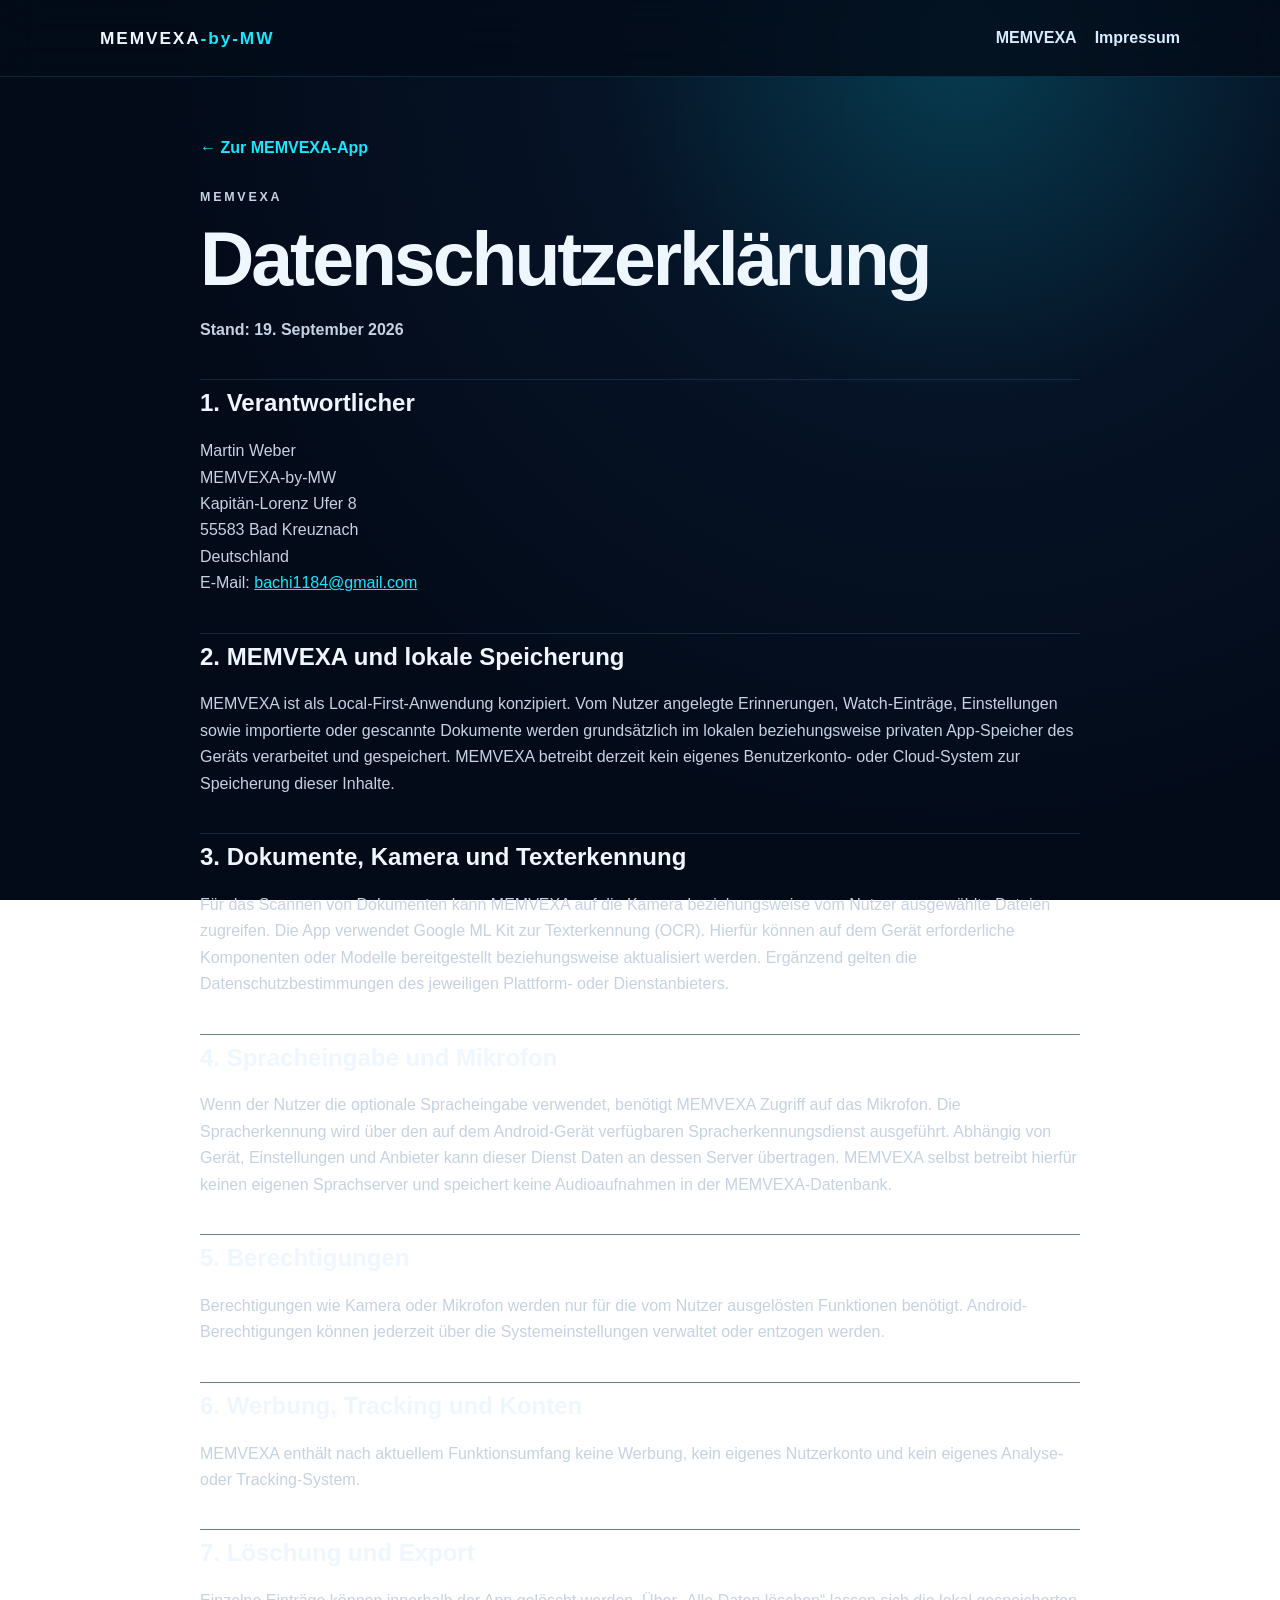
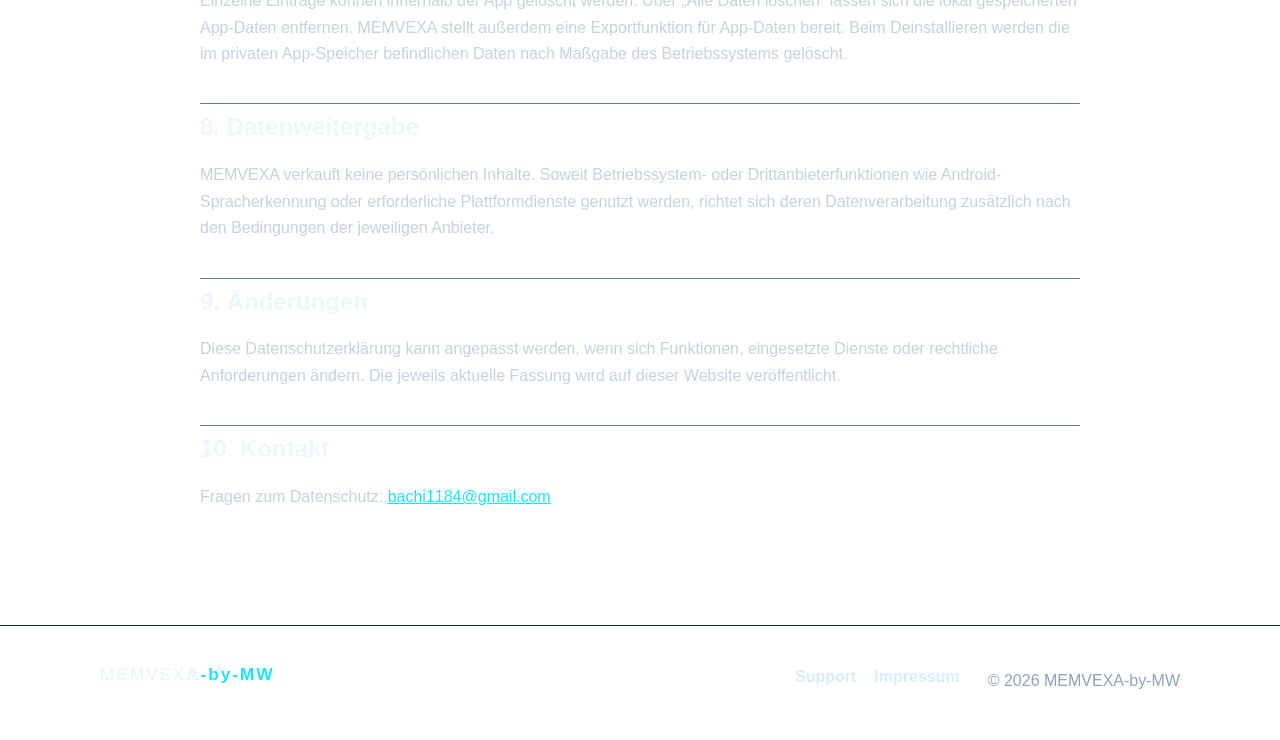
<file: privacy.html>
<!doctype html><html lang="de"><head>
  <meta charset="utf-8">
  <meta name="viewport" content="width=device-width,initial-scale=1">
  <title>MEMVEXA – Datenschutz | MEMVEXA-by-MW</title>
  <meta name="description" content="Datenschutzerklärung zur MEMVEXA-App: lokale Speicherung, Dokumente, Texterkennung, Spracheingabe, Berechtigungen und Löschung von App-Daten.">
  <meta name="robots" content="index, follow, max-image-preview:large">
  <meta name="theme-color" content="#030b19">
  <link rel="canonical" href="https://memvexa-by-mw.github.io/memvexa-website/privacy.html">
  <link rel="icon" href="favicon.png">
  <link rel="stylesheet" href="styles.css">
  <link rel="sitemap" type="application/xml" href="https://memvexa-by-mw.github.io/memvexa-website/sitemap.xml">
  <meta property="og:type" content="website">
  <meta property="og:site_name" content="MEMVEXA-by-MW">
  <meta property="og:locale" content="de_DE">
  <meta property="og:title" content="MEMVEXA – Datenschutz | MEMVEXA-by-MW">
  <meta property="og:description" content="Datenschutzerklärung zur MEMVEXA-App: lokale Speicherung, Dokumente, Texterkennung, Spracheingabe, Berechtigungen und Löschung von App-Daten.">
  <meta property="og:url" content="https://memvexa-by-mw.github.io/memvexa-website/privacy.html">
  <meta property="og:image" content="https://memvexa-by-mw.github.io/memvexa-website/favicon.png">
  <meta property="og:image:type" content="image/png">
  <meta property="og:image:alt" content="MEMVEXA App-Symbol">
  <meta name="twitter:card" content="summary">
  <meta name="twitter:title" content="MEMVEXA – Datenschutz | MEMVEXA-by-MW">
  <meta name="twitter:description" content="Datenschutzerklärung zur MEMVEXA-App: lokale Speicherung, Dokumente, Texterkennung, Spracheingabe, Berechtigungen und Löschung von App-Daten.">
  <meta name="twitter:image" content="https://memvexa-by-mw.github.io/memvexa-website/favicon.png">
  <meta name="twitter:image:alt" content="MEMVEXA App-Symbol">
  <script type="application/ld+json">
{
  "@context": "https://schema.org",
  "@graph": [
    {
      "@type": "WebPage",
      "@id": "https://memvexa-by-mw.github.io/memvexa-website/privacy.html#webpage",
      "url": "https://memvexa-by-mw.github.io/memvexa-website/privacy.html",
      "name": "MEMVEXA – Datenschutz | MEMVEXA-by-MW",
      "description": "Datenschutzerklärung zur MEMVEXA-App: lokale Speicherung, Dokumente, Texterkennung, Spracheingabe, Berechtigungen und Löschung von App-Daten.",
      "inLanguage": "de",
      "isPartOf": {
        "@id": "https://memvexa-by-mw.github.io/memvexa-website/#website"
      }
    }
  ]
}
  </script>
</head><body><header><div class="wrap nav"><a class="brand" href="index.html">MEMVEXA<span>-by-MW</span></a><nav class="links"><a href="memvexa.html">MEMVEXA</a><a href="imprint.html">Impressum</a></nav></div></header>
<main class="wrap page legal"><a class="back-link" href="memvexa.html">← Zur MEMVEXA-App</a><p class="eyebrow">MEMVEXA</p><h1>Datenschutzerklärung</h1><p><strong>Stand: 19. September 2026</strong></p>
<h2>1. Verantwortlicher</h2><p>Martin Weber<br>MEMVEXA-by-MW<br>Kapitän-Lorenz Ufer 8<br>55583 Bad Kreuznach<br>Deutschland<br>E-Mail: <a href="mailto:bachi1184@gmail.com">bachi1184@gmail.com</a></p>
<h2>2. MEMVEXA und lokale Speicherung</h2><p>MEMVEXA ist als Local-First-Anwendung konzipiert. Vom Nutzer angelegte Erinnerungen, Watch-Einträge, Einstellungen sowie importierte oder gescannte Dokumente werden grundsätzlich im lokalen beziehungsweise privaten App-Speicher des Geräts verarbeitet und gespeichert. MEMVEXA betreibt derzeit kein eigenes Benutzerkonto- oder Cloud-System zur Speicherung dieser Inhalte.</p>
<h2>3. Dokumente, Kamera und Texterkennung</h2><p>Für das Scannen von Dokumenten kann MEMVEXA auf die Kamera beziehungsweise vom Nutzer ausgewählte Dateien zugreifen. Die App verwendet Google ML Kit zur Texterkennung (OCR). Hierfür können auf dem Gerät erforderliche Komponenten oder Modelle bereitgestellt beziehungsweise aktualisiert werden. Ergänzend gelten die Datenschutzbestimmungen des jeweiligen Plattform- oder Dienstanbieters.</p>
<h2>4. Spracheingabe und Mikrofon</h2><p>Wenn der Nutzer die optionale Spracheingabe verwendet, benötigt MEMVEXA Zugriff auf das Mikrofon. Die Spracherkennung wird über den auf dem Android-Gerät verfügbaren Spracherkennungsdienst ausgeführt. Abhängig von Gerät, Einstellungen und Anbieter kann dieser Dienst Daten an dessen Server übertragen. MEMVEXA selbst betreibt hierfür keinen eigenen Sprachserver und speichert keine Audioaufnahmen in der MEMVEXA-Datenbank.</p>
<h2>5. Berechtigungen</h2><p>Berechtigungen wie Kamera oder Mikrofon werden nur für die vom Nutzer ausgelösten Funktionen benötigt. Android-Berechtigungen können jederzeit über die Systemeinstellungen verwaltet oder entzogen werden.</p>
<h2>6. Werbung, Tracking und Konten</h2><p>MEMVEXA enthält nach aktuellem Funktionsumfang keine Werbung, kein eigenes Nutzerkonto und kein eigenes Analyse- oder Tracking-System.</p>
<h2>7. Löschung und Export</h2><p>Einzelne Einträge können innerhalb der App gelöscht werden. Über „Alle Daten löschen“ lassen sich die lokal gespeicherten App-Daten entfernen. MEMVEXA stellt außerdem eine Exportfunktion für App-Daten bereit. Beim Deinstallieren werden die im privaten App-Speicher befindlichen Daten nach Maßgabe des Betriebssystems gelöscht.</p>
<h2>8. Datenweitergabe</h2><p>MEMVEXA verkauft keine persönlichen Inhalte. Soweit Betriebssystem- oder Drittanbieterfunktionen wie Android-Spracherkennung oder erforderliche Plattformdienste genutzt werden, richtet sich deren Datenverarbeitung zusätzlich nach den Bedingungen der jeweiligen Anbieter.</p>
<h2>9. Änderungen</h2><p>Diese Datenschutzerklärung kann angepasst werden, wenn sich Funktionen, eingesetzte Dienste oder rechtliche Anforderungen ändern. Die jeweils aktuelle Fassung wird auf dieser Website veröffentlicht.</p>
<h2>10. Kontakt</h2><p>Fragen zum Datenschutz: <a href="mailto:bachi1184@gmail.com">bachi1184@gmail.com</a></p></main><footer><div class="wrap footer-inner"><a class="brand" href="index.html">MEMVEXA<span>-by-MW</span></a><div class="links"><a href="support.html">Support</a><a href="imprint.html">Impressum</a></div><p>© 2026 MEMVEXA-by-MW</p></div></footer></body></html>
</file>
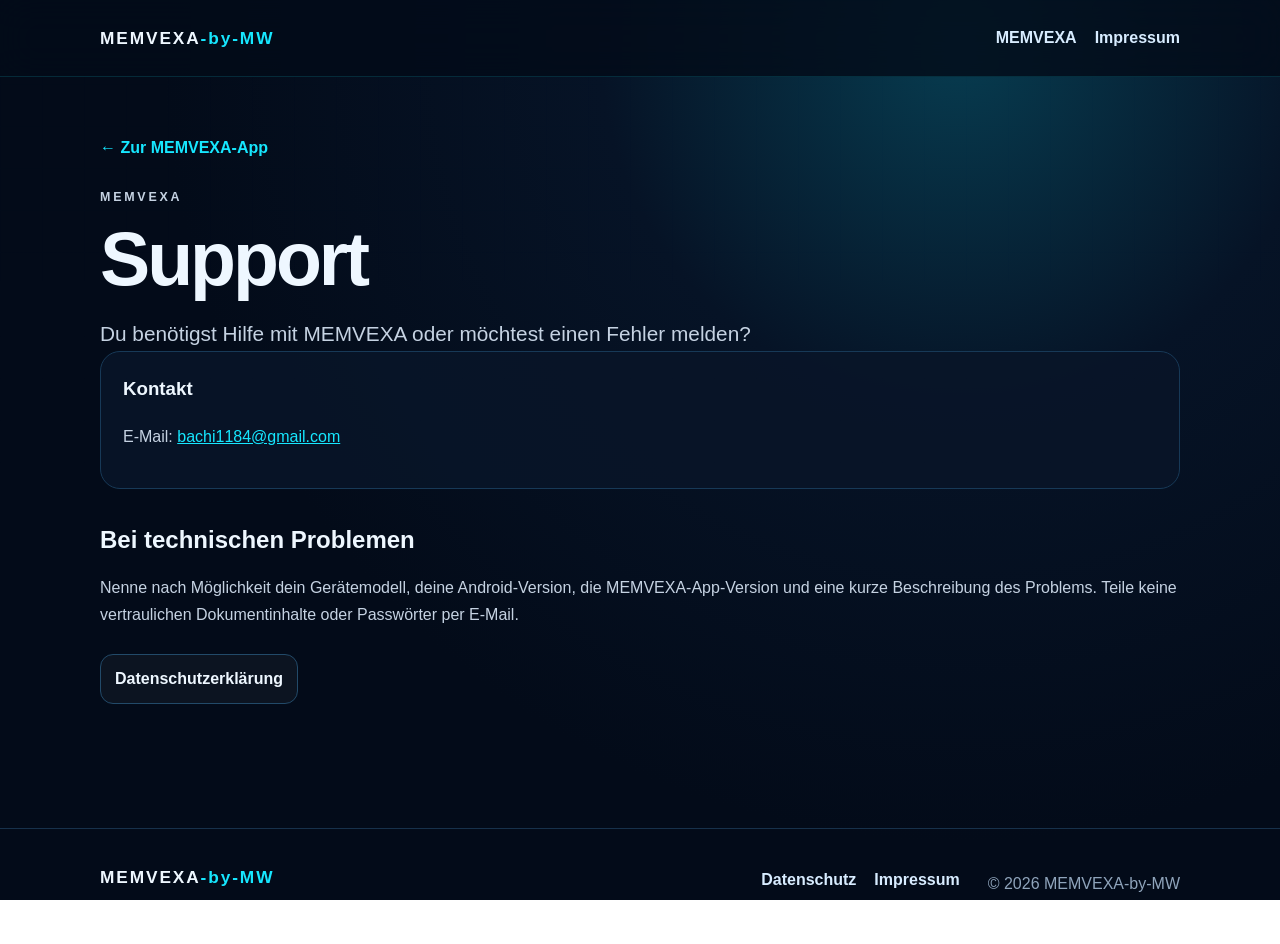
<file: support.html>
<!doctype html><html lang="de"><head>
  <meta charset="utf-8">
  <meta name="viewport" content="width=device-width,initial-scale=1">
  <title>MEMVEXA – Hilfe &amp; Support | MEMVEXA-by-MW</title>
  <meta name="description" content="Hilfe und Kontakt zur MEMVEXA-App für Android. Hinweise für Fehlerberichte, benötigte Geräteangaben und Kontakt zum Support von MEMVEXA-by-MW.">
  <meta name="robots" content="index, follow, max-image-preview:large">
  <meta name="theme-color" content="#030b19">
  <link rel="canonical" href="https://memvexa-by-mw.github.io/memvexa-website/support.html">
  <link rel="icon" href="favicon.png">
  <link rel="stylesheet" href="styles.css">
  <link rel="sitemap" type="application/xml" href="https://memvexa-by-mw.github.io/memvexa-website/sitemap.xml">
  <meta property="og:type" content="website">
  <meta property="og:site_name" content="MEMVEXA-by-MW">
  <meta property="og:locale" content="de_DE">
  <meta property="og:title" content="MEMVEXA – Hilfe &amp; Support | MEMVEXA-by-MW">
  <meta property="og:description" content="Hilfe und Kontakt zur MEMVEXA-App für Android. Hinweise für Fehlerberichte, benötigte Geräteangaben und Kontakt zum Support von MEMVEXA-by-MW.">
  <meta property="og:url" content="https://memvexa-by-mw.github.io/memvexa-website/support.html">
  <meta property="og:image" content="https://memvexa-by-mw.github.io/memvexa-website/favicon.png">
  <meta property="og:image:type" content="image/png">
  <meta property="og:image:alt" content="MEMVEXA App-Symbol">
  <meta name="twitter:card" content="summary">
  <meta name="twitter:title" content="MEMVEXA – Hilfe &amp; Support | MEMVEXA-by-MW">
  <meta name="twitter:description" content="Hilfe und Kontakt zur MEMVEXA-App für Android. Hinweise für Fehlerberichte, benötigte Geräteangaben und Kontakt zum Support von MEMVEXA-by-MW.">
  <meta name="twitter:image" content="https://memvexa-by-mw.github.io/memvexa-website/favicon.png">
  <meta name="twitter:image:alt" content="MEMVEXA App-Symbol">
  <script type="application/ld+json">
{
  "@context": "https://schema.org",
  "@graph": [
    {
      "@type": "WebPage",
      "@id": "https://memvexa-by-mw.github.io/memvexa-website/support.html#webpage",
      "url": "https://memvexa-by-mw.github.io/memvexa-website/support.html",
      "name": "MEMVEXA – Hilfe & Support | MEMVEXA-by-MW",
      "description": "Hilfe und Kontakt zur MEMVEXA-App für Android. Hinweise für Fehlerberichte, benötigte Geräteangaben und Kontakt zum Support von MEMVEXA-by-MW.",
      "inLanguage": "de",
      "isPartOf": {
        "@id": "https://memvexa-by-mw.github.io/memvexa-website/#website"
      }
    }
  ]
}
  </script>
</head><body><header><div class="wrap nav"><a class="brand" href="index.html">MEMVEXA<span>-by-MW</span></a><nav class="links"><a href="memvexa.html">MEMVEXA</a><a href="imprint.html">Impressum</a></nav></div></header><main class="wrap page"><a class="back-link" href="memvexa.html">← Zur MEMVEXA-App</a><p class="eyebrow">MEMVEXA</p><h1>Support</h1><p class="lead">Du benötigst Hilfe mit MEMVEXA oder möchtest einen Fehler melden?</p><div class="card"><h3>Kontakt</h3><p>E-Mail: <a href="mailto:bachi1184@gmail.com?subject=MEMVEXA%20Support">bachi1184@gmail.com</a></p></div><h2>Bei technischen Problemen</h2><p>Nenne nach Möglichkeit dein Gerätemodell, deine Android-Version, die MEMVEXA-App-Version und eine kurze Beschreibung des Problems. Teile keine vertraulichen Dokumentinhalte oder Passwörter per E-Mail.</p><div class="detail-actions"><a class="button" href="privacy.html">Datenschutzerklärung</a></div></main><footer><div class="wrap footer-inner"><a class="brand" href="index.html">MEMVEXA<span>-by-MW</span></a><div class="links"><a href="privacy.html">Datenschutz</a><a href="imprint.html">Impressum</a></div><p>© 2026 MEMVEXA-by-MW</p></div></footer></body></html>
</file>
<file: styles.css>
:root{--bg:#030b19;--card:#081528;--text:#eef7ff;--muted:#aebdd0;--line:#173957;--cyan:#16e7ff;--violet:#8a43ff;--green:#26f5b5;--shadow:0 22px 70px rgba(0,0,0,.32)}
*{box-sizing:border-box}html{scroll-behavior:smooth}body{margin:0;min-height:100vh;background:radial-gradient(circle at 75% 5%,#073c50 0,#061326 28%,var(--bg) 62%) fixed;color:var(--text);font-family:Arial,Helvetica,sans-serif;line-height:1.65}body:before{content:"";position:fixed;inset:0;pointer-events:none;opacity:.18;background-image:linear-gradient(rgba(22,231,255,.035) 1px,transparent 1px),linear-gradient(90deg,rgba(138,67,255,.035) 1px,transparent 1px);background-size:42px 42px;mask-image:linear-gradient(to bottom,black,transparent 80%)}a{color:var(--cyan)}.wrap{width:min(1080px,calc(100% - 40px));margin-inline:auto}header{position:sticky;top:0;z-index:10;background:rgba(3,11,25,.82);backdrop-filter:blur(18px);border-bottom:1px solid rgba(22,231,255,.14)}.nav{min-height:76px;display:flex;align-items:center;justify-content:space-between;gap:24px}.brand{font-weight:900;letter-spacing:.11em;font-size:1.08rem;color:var(--text);text-decoration:none;white-space:nowrap}.brand span{color:var(--cyan)}.links{display:flex;align-items:center;flex-wrap:wrap;gap:18px}.links a{color:#d8ecff;text-decoration:none;font-weight:700}.links a:hover,.links a:focus-visible{color:var(--cyan)}
.portal-hero{padding:94px 0 62px}.eyebrow{margin:0 0 12px;color:var(--cyan);font-size:.78rem;font-weight:900;letter-spacing:.22em}.portal-hero h1{max-width:850px;margin:0 0 24px;font-size:clamp(3rem,9vw,6.6rem);line-height:.96;letter-spacing:-.055em}.grad{background:linear-gradient(90deg,var(--violet),var(--cyan));-webkit-background-clip:text;background-clip:text;color:transparent}.lead{max-width:720px;margin:0;color:var(--muted);font-size:clamp(1.05rem,2.4vw,1.3rem)}
.app-section{padding:30px 0 64px}.section-head{display:flex;justify-content:space-between;align-items:end;gap:20px;margin-bottom:24px}.section-head h2{margin:0;font-size:clamp(2rem,5vw,3.2rem);line-height:1.1}.app-count{color:var(--muted);font-weight:800;border:1px solid var(--line);border-radius:999px;padding:7px 13px}.app-grid{display:grid;grid-template-columns:repeat(2,minmax(0,1fr));gap:22px}.app-card{position:relative;overflow:hidden;min-height:500px;display:flex;flex-direction:column;padding:28px;border:1px solid var(--line);border-radius:26px;background:linear-gradient(160deg,rgba(12,34,57,.95),rgba(5,15,32,.98));box-shadow:var(--shadow);transition:transform .2s ease,border-color .2s ease}.app-card:before{content:"";position:absolute;width:260px;height:260px;right:-110px;top:-120px;border-radius:50%;filter:blur(4px);opacity:.16}.memvexa-card:before{background:var(--violet)}.ambient-card:before{background:var(--cyan)}.app-card:hover{transform:translateY(-4px);border-color:rgba(22,231,255,.52)}.app-top{min-height:150px;display:flex;align-items:flex-start;justify-content:space-between;gap:18px;position:relative}.app-logo{display:block;object-fit:cover}.app-logo.wide{width:185px;max-height:120px;border-radius:18px;box-shadow:0 0 35px rgba(138,67,255,.2)}.app-logo.icon{width:112px;height:112px;border-radius:25px;box-shadow:0 0 35px rgba(22,231,255,.25)}.platform{padding:6px 11px;border:1px solid rgba(38,245,181,.3);border-radius:999px;color:var(--green);font-size:.78rem;font-weight:800}.app-copy{flex:1}.app-copy h3{font-size:2rem;margin:12px 0 8px}.app-copy p{color:var(--muted);margin:0 0 24px}.button-grid{display:grid;grid-template-columns:repeat(2,minmax(0,1fr));gap:10px}.button{display:flex;min-height:48px;align-items:center;justify-content:center;padding:11px 14px;border:1px solid #224a69;border-radius:13px;background:rgba(255,255,255,.035);color:var(--text);font-weight:800;text-decoration:none;text-align:center}.button:hover,.button:focus-visible{border-color:var(--cyan);background:rgba(22,231,255,.08)}.button.primary{grid-column:1/-1;background:linear-gradient(100deg,var(--violet),#315fdc 55%,#0eaec2);border:0;color:#fff}.future-note{margin-bottom:64px;padding:24px;display:flex;align-items:flex-start;gap:17px;border:1px dashed rgba(22,231,255,.32);border-radius:20px;background:rgba(6,25,43,.55)}.future-note h2{font-size:1.1rem;margin:0 0 4px}.future-note p{color:var(--muted);margin:0}.pulse{width:12px;height:12px;margin-top:7px;flex:0 0 auto;border-radius:50%;background:var(--green);box-shadow:0 0 20px var(--green)}
.page{padding:58px 0}.page-intro{max-width:760px;margin-bottom:34px}.page h1{font-size:clamp(2.4rem,7vw,4.7rem);line-height:1.05;margin:0 0 18px;letter-spacing:-.04em}.page h2{margin-top:36px;line-height:1.25}.page p,.page li{color:#c5d2e2}.legal{max-width:880px}.legal h2{padding-top:8px;border-top:1px solid rgba(23,57,87,.65)}.back-link{display:inline-flex;margin-bottom:26px;text-decoration:none;font-weight:800}.detail-hero{display:grid;grid-template-columns:auto 1fr;gap:28px;align-items:center;margin-bottom:36px}.detail-hero .app-logo{width:128px;height:128px}.detail-hero .wide{width:210px;height:auto}.detail-actions{display:flex;flex-wrap:wrap;gap:10px;margin:26px 0}.feature-grid{display:grid;grid-template-columns:repeat(auto-fit,minmax(210px,1fr));gap:14px;margin:30px 0}.card{background:rgba(8,21,40,.88);border:1px solid var(--line);border-radius:20px;padding:22px}.card h3{margin-top:0}.notice{padding:18px;border-left:3px solid var(--cyan);border-radius:0 14px 14px 0;background:rgba(22,231,255,.06)}
.tester-section{margin-top:52px;padding:28px;border:1px solid rgba(138,67,255,.32);border-radius:24px;background:linear-gradient(160deg,rgba(25,25,62,.92),rgba(5,15,32,.98))}.tester-section h2{margin:0 0 8px}.steps{display:grid;gap:12px;margin-top:24px}.step{display:grid;grid-template-columns:46px 1fr;gap:14px;padding:17px;border:1px solid rgba(255,255,255,.08);border-radius:16px;background:rgba(255,255,255,.035)}.step>strong{width:44px;height:44px;display:grid;place-items:center;border-radius:13px;background:linear-gradient(135deg,var(--violet),#357ee9);font-size:1.1rem}.step h3{margin:0 0 4px}.step p{margin:0 0 12px}.step .button{display:inline-flex}
footer{margin-top:40px;border-top:1px solid #17314b;padding:34px 0 46px;color:#8fa4bb}.footer-inner{display:grid;grid-template-columns:1.5fr auto auto;align-items:start;gap:28px}.footer-inner p{margin:8px 0 0}.footer-inner>.links{align-self:center}
@media(max-width:760px){.wrap{width:min(100% - 28px,1080px)}.nav{min-height:68px}.nav .links{gap:11px;font-size:.86rem}.portal-hero{padding:66px 0 42px}.app-grid{grid-template-columns:1fr}.app-card{min-height:0}.footer-inner{grid-template-columns:1fr}.detail-hero{grid-template-columns:1fr;align-items:start}.detail-hero .app-logo{width:104px;height:104px}.detail-hero .wide{width:180px;height:auto}}
@media(max-width:420px){.brand{font-size:.92rem}.nav .links a:first-child{display:none}.button-grid{grid-template-columns:1fr}.button.primary{grid-column:auto}.section-head{align-items:start;flex-direction:column}.app-card{padding:22px}}@media(prefers-reduced-motion:reduce){html{scroll-behavior:auto}.app-card{transition:none}}

/* CreateMyNFT dual-distribution preview; no checkout until configured. */
.purchase-status{border:1px solid var(--line);border-radius:12px;padding:12px 16px;color:var(--muted);background:rgba(255,255,255,.025)}
.page code{overflow-wrap:anywhere;color:#b4e8ff}
.page .feature-grid>.card h2{margin-top:0}
.page .feature-grid>.card{display:flex;flex-direction:column}
.page .feature-grid>.card .button{margin-top:auto}
</file>
